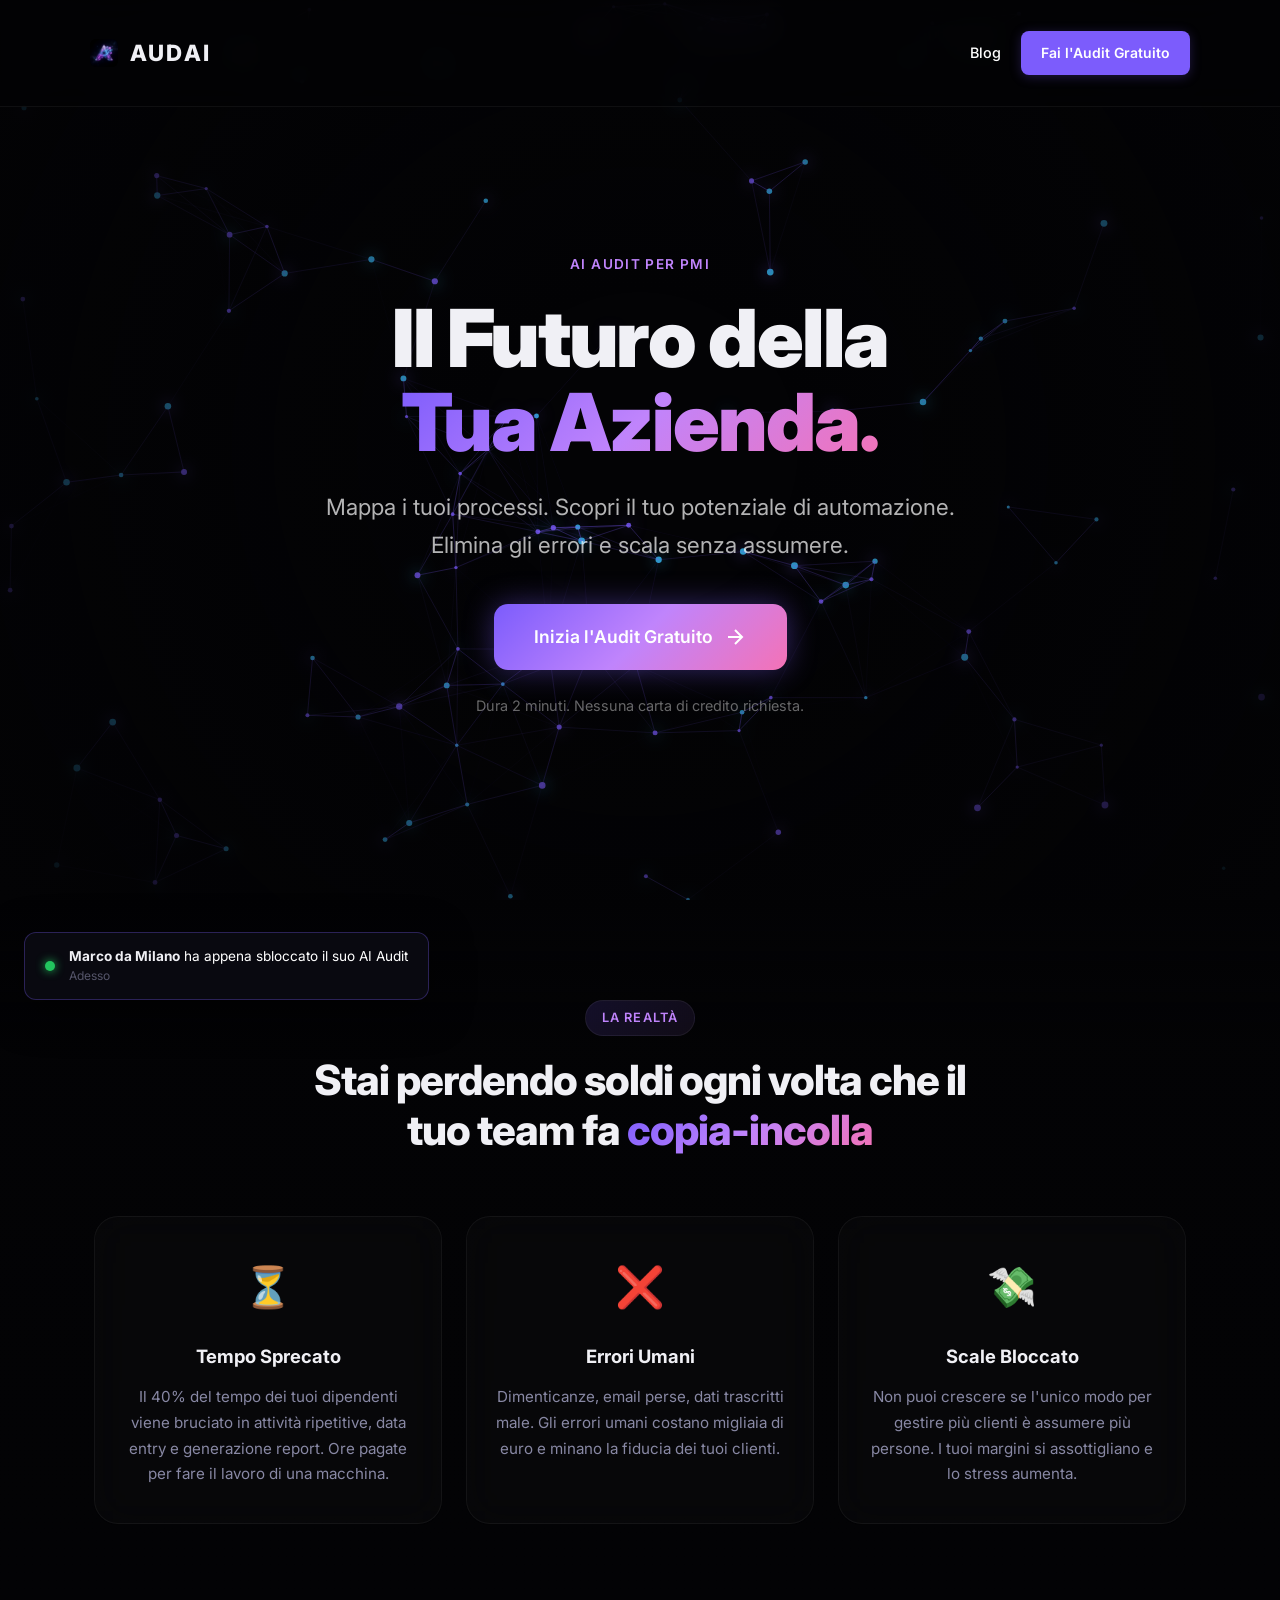
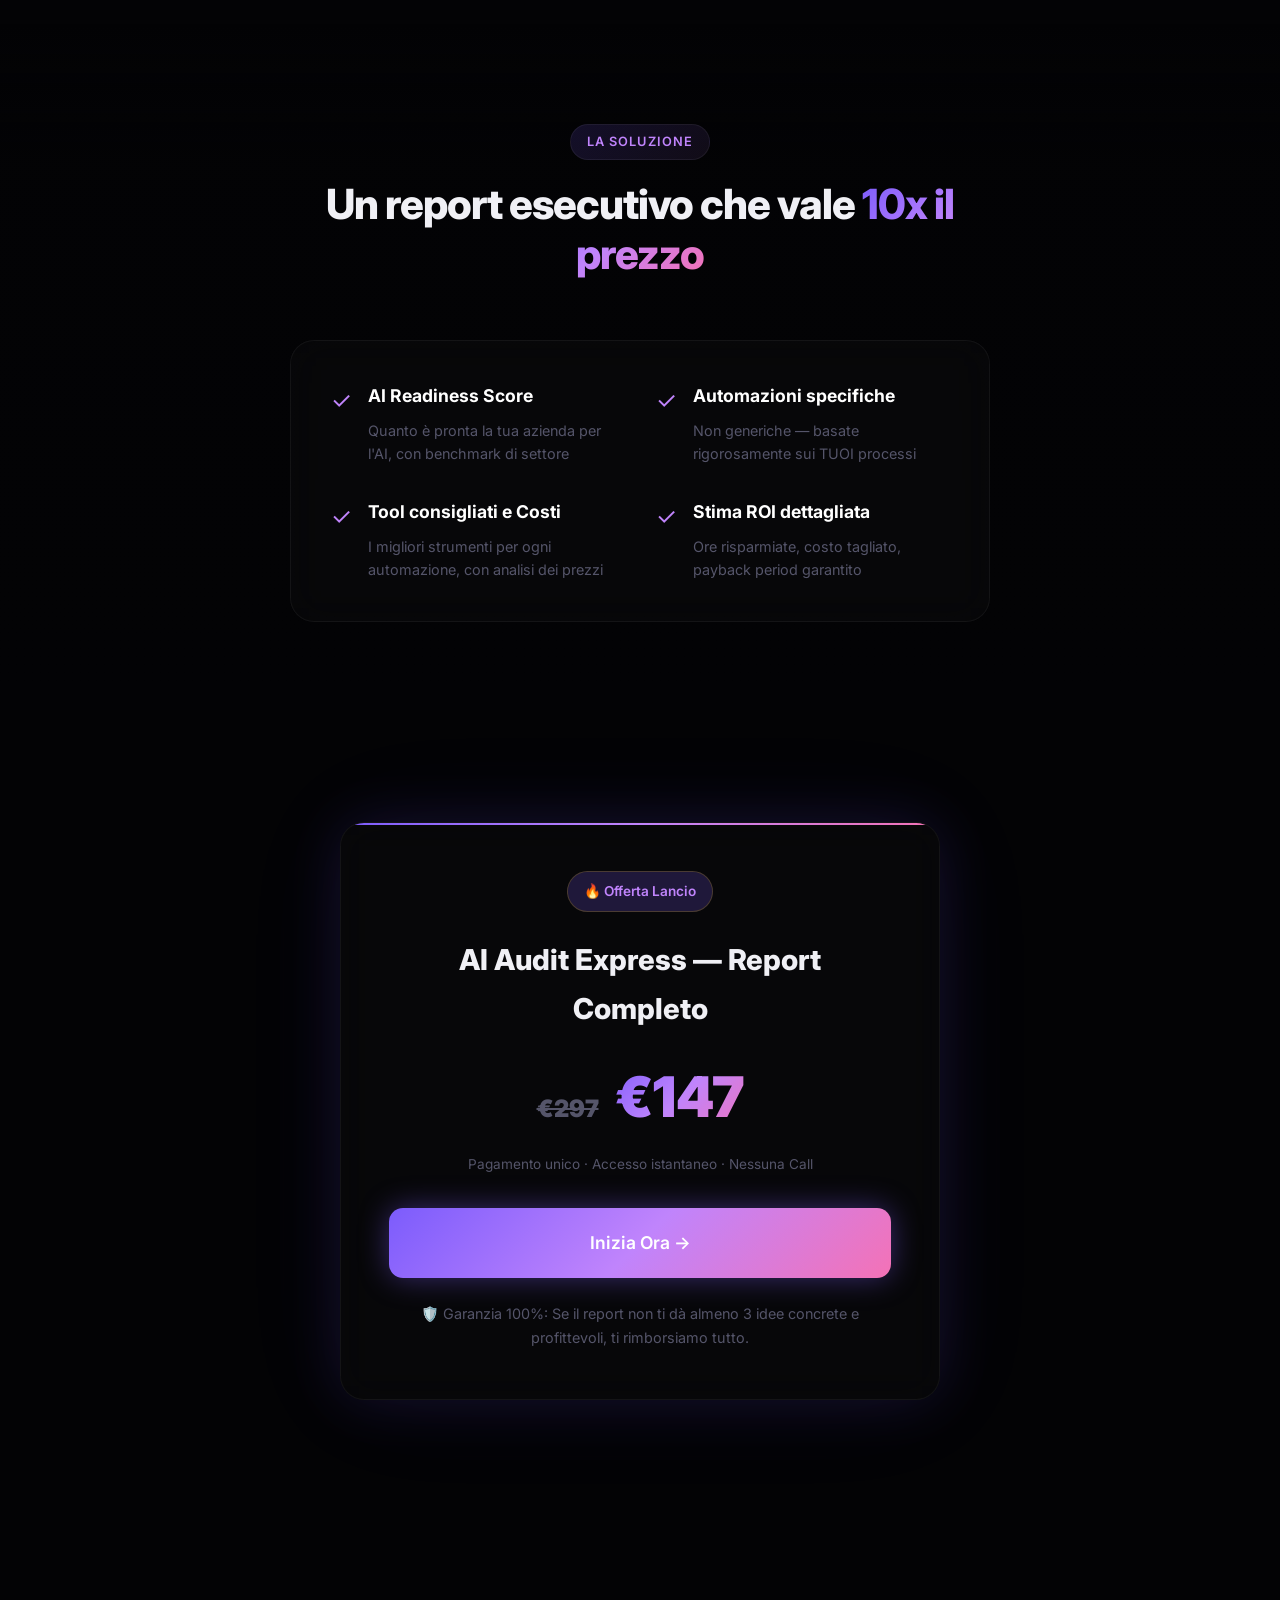
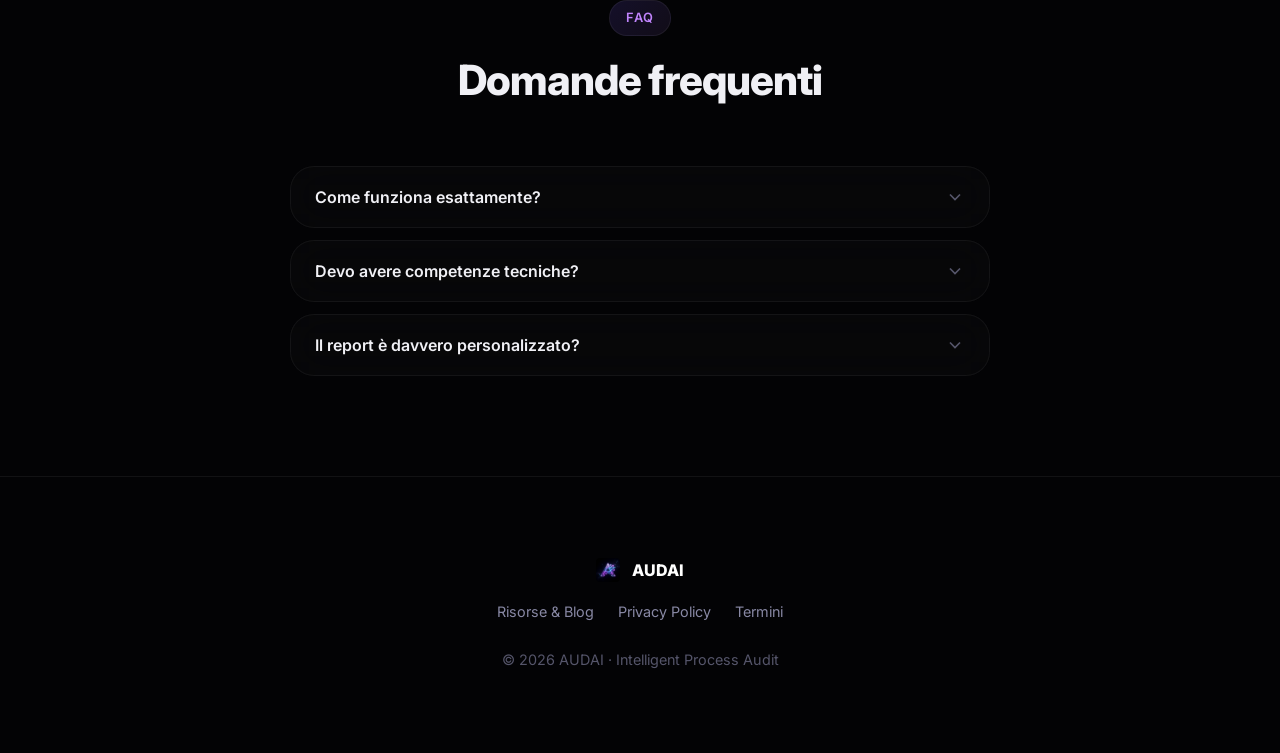
<file: index.html>
<!DOCTYPE html>
<html lang="it">
<head>
    <meta charset="UTF-8">
    <meta name="viewport" content="width=device-width, initial-scale=1.0">
    <title>AUDAI — Intelligent Process Audit</title>
    <meta name="description" content="Scopri come l'AI può farti risparmiare 20+ ore a settimana. Esegui l'audit e ricevi il tuo piano d'azione.">
    <link rel="icon" href="logo.png">
    
    <link rel="preconnect" href="https://fonts.googleapis.com">
    <link rel="preconnect" href="https://fonts.gstatic.com" crossorigin>
    <link href="https://fonts.googleapis.com/css2?family=Inter:wght@300;400;500;600;700;800;900&display=swap" rel="stylesheet">
    <link rel="stylesheet" href="styles.css?v=2">

    <style>
        /* Landing Page 3D Canvas Background */
        body {
            margin: 0;
            overflow-x: hidden;
            background-color: #030305;
        }

        #canvas-container {
            position: fixed;
            top: 0;
            left: 0;
            width: 100vw;
            height: 100vh;
            z-index: 0;
            pointer-events: none; /* Let clicks pass to the UI */
        }
        
        #canvas-container::after {
            content: '';
            position: absolute;
            inset: 0;
            background: radial-gradient(circle at 50% 50%, transparent 20%, #030305 100%);
            pointer-events: none;
        }

        .main-content {
            position: relative;
            z-index: 10;
            min-height: 100vh;
            display: flex;
            flex-direction: column;
        }

        .navbar {
            background: rgba(3, 3, 5, 0.7) !important;
            border-bottom: 1px solid rgba(255,255,255,0.05);
            backdrop-filter: blur(16px);
            -webkit-backdrop-filter: blur(16px);
        }

        .nav-logo {
            display: flex;
            align-items: center;
            gap: 12px;
            font-weight: 800;
            letter-spacing: 0.1em;
            font-size: 1.4rem;
        }

        .nav-logo img {
            width: 40px;
            height: 40px;
            border-radius: 8px;
        }

        .hero {
            padding: 18vh 20px 10vh;
            text-align: center;
        }

        .hero-content {
            max-width: 900px;
            margin: 0 auto;
        }

        .hero-title {
            font-size: 5rem;
            font-weight: 900;
            line-height: 1.05;
            margin-bottom: 24px;
            letter-spacing: -0.02em;
        }

        .hero-desc {
            font-size: 1.4rem;
            color: rgba(255,255,255,0.7);
            margin: 0 auto 40px;
            max-width: 650px;
            font-weight: 400;
        }

        .btn-glow {
            box-shadow: 0 0 30px rgba(124, 92, 252, 0.4);
            transition: all 0.3s cubic-bezier(0.4, 0, 0.2, 1);
            transform-origin: center;
        }

        .btn-glow:hover {
            box-shadow: 0 0 60px rgba(124, 92, 252, 0.7);
            transform: scale(1.02) translateY(-2px);
        }

        /* Restored Sections Styles */
        .glass-card {
            background: rgba(255,255,255,0.02);
            border: 1px solid rgba(255,255,255,0.05);
            backdrop-filter: blur(20px);
            -webkit-backdrop-filter: blur(20px);
            border-radius: 24px;
        }

        .section {
            position: relative;
            z-index: 10;
            padding: 100px 0;
            background: linear-gradient(to bottom, transparent, rgba(3,3,5,0.95) 20%, #030305);
        }

        .section-pricing, .section-faq, .section-final-cta, .footer {
            background: #030305;
        }

        @media (max-width: 768px) {
            .hero-title { font-size: 3.2rem; }
            .hero-desc { font-size: 1.1rem; }
            .hero { padding-top: 15vh; }
        }
    </style>
</head>
<body>

    <!-- Premium Neural Network Canvas Background -->
    <div id="canvas-container">
        <canvas id="neural-net"></canvas>
    </div>

    <!-- Main Content Flow -->
    <div class="main-content">
        <!-- Navbar -->
        <nav class="navbar" id="navbar">
        <div class="nav-container" style="display: flex; justify-content: space-between; align-items: center; padding: 15px 20px;">
            <div class="nav-logo">
                <img src="logo.png" alt="AUDAI Logo" style="width: 28px; height: 28px; border-radius: 6px;">
                <span>AUDAI</span>
            </div>
            <div style="display: flex; gap: 20px; align-items: center;">
                <a href="blog/index.html" style="font-size: 0.9rem; color: #fff; font-weight: 500; text-decoration: none;">Blog</a>
                <a href="audit.html" class="nav-cta" style="padding: 10px 20px; background: #7c5cfc; color: white; border-radius: 8px; text-decoration: none; font-weight: 600;">Fai l'Audit Gratuito</a>
            </div>
        </div>
    </nav>

        <!-- Hero -->
        <main class="hero">
            <div class="container hero-content">
                <div class="hero-micro" style="color: var(--accent-2); font-weight: 600; letter-spacing: 0.1em; margin-bottom: 20px;">AI AUDIT PER PMI</div>
                <h1 class="hero-title">
                    Il Futuro della<br>
                    <span class="gradient-text">Tua Azienda.</span>
                </h1>
                <p class="hero-desc">
                    Mappa i tuoi processi. Scopri il tuo potenziale di automazione. Elimina gli errori e scala senza assumere.
                </p>
                <div class="hero-ctas" style="display:flex; justify-content:center; gap:20px; align-items:center;">
                    <a href="audit.html" class="btn btn-primary btn-xl btn-glow" style="padding: 18px 40px; font-size: 1.1rem;">
                        <span>Inizia l'Audit Gratuito</span>
                        <svg width="24" height="24" viewBox="0 0 24 24" fill="none" stroke="currentColor" stroke-width="2"><path d="M5 12h14M12 5l7 7-7 7"/></svg>
                    </a>
                </div>
                <p style="margin-top: 24px; color: rgba(255,255,255,0.4); font-size: 0.9rem;">Dura 2 minuti. Nessuna carta di credito richiesta.</p>
            </div>
        </main>

        <!-- The Problem -->
        <section class="section" id="problema">
            <div class="container">
                <div class="section-header animate-on-scroll">
                    <span class="section-tag">La Realtà</span>
                    <h2 class="section-title">Stai perdendo soldi ogni volta che il tuo team fa <span class="gradient-text">copia-incolla</span></h2>
                </div>
                <div class="problem-grid animate-on-scroll">
                    <div class="problem-card glass-card">
                        <div class="problem-icon">⏳</div>
                        <h3>Tempo Sprecato</h3>
                        <p>Il 40% del tempo dei tuoi dipendenti viene bruciato in attività ripetitive, data entry e generazione report. Ore pagate per fare il lavoro di una macchina.</p>
                    </div>
                    <div class="problem-card glass-card">
                        <div class="problem-icon">❌</div>
                        <h3>Errori Umani</h3>
                        <p>Dimenticanze, email perse, dati trascritti male. Gli errori umani costano migliaia di euro e minano la fiducia dei tuoi clienti.</p>
                    </div>
                    <div class="problem-card glass-card">
                        <div class="problem-icon">💸</div>
                        <h3>Scale Bloccato</h3>
                        <p>Non puoi crescere se l'unico modo per gestire più clienti è assumere più persone. I tuoi margini si assottigliano e lo stress aumenta.</p>
                    </div>
                </div>
            </div>
        </section>

        <!-- What's in the Report -->
        <section class="section section-included" id="cosa-include">
            <div class="container">
                <div class="section-header animate-on-scroll">
                    <span class="section-tag">La Soluzione</span>
                    <h2 class="section-title">Un report esecutivo che vale <span class="gradient-text">10x il prezzo</span></h2>
                </div>
                <div class="included-wrapper animate-on-scroll">
                    <div class="included-card glass-card" style="padding: 40px;">
                        <ul class="included-list" style="display: grid; grid-template-columns: repeat(auto-fit, minmax(250px, 1fr)); gap: 32px;">
                            <li style="display: flex; gap: 16px;"><span style="color:var(--accent-2); font-size: 1.5rem;">✓</span><div><strong style="font-size: 1.1rem; color: white;">AI Readiness Score</strong><p style="color: var(--text-muted); margin-top: 8px;">Quanto è pronta la tua azienda per l'AI, con benchmark di settore</p></div></li>
                            <li style="display: flex; gap: 16px;"><span style="color:var(--accent-2); font-size: 1.5rem;">✓</span><div><strong style="font-size: 1.1rem; color: white;">Automazioni specifiche</strong><p style="color: var(--text-muted); margin-top: 8px;">Non generiche — basate rigorosamente sui TUOI processi</p></div></li>
                            <li style="display: flex; gap: 16px;"><span style="color:var(--accent-2); font-size: 1.5rem;">✓</span><div><strong style="font-size: 1.1rem; color: white;">Tool consigliati e Costi</strong><p style="color: var(--text-muted); margin-top: 8px;">I migliori strumenti per ogni automazione, con analisi dei prezzi</p></div></li>
                            <li style="display: flex; gap: 16px;"><span style="color:var(--accent-2); font-size: 1.5rem;">✓</span><div><strong style="font-size: 1.1rem; color: white;">Stima ROI dettagliata</strong><p style="color: var(--text-muted); margin-top: 8px;">Ore risparmiate, costo tagliato, payback period garantito</p></div></li>
                        </ul>
                    </div>
                </div>
            </div>
        </section>

        <!-- Pricing Reminder -->
        <section class="section section-pricing" id="prezzo">
            <div class="container">
                <div class="pricing-card glass-card animate-on-scroll" style="max-width: 600px; margin: 0 auto; text-align: center; padding: 48px;">
                    <div class="pricing-badge" style="display:inline-block; padding:8px 16px; background:rgba(124,92,252,0.2); color:var(--accent-2); border-radius:100px; font-weight:600; margin-bottom: 24px;">🔥 Offerta Lancio</div>
                    <div class="pricing-header">
                        <h3 style="font-size: 1.8rem; margin-bottom: 16px;">AI Audit Express — Report Completo</h3>
                        <div class="pricing-amount" style="font-size: 3rem; font-weight: 900; margin-bottom: 8px;">
                            <span class="pricing-old" style="text-decoration: line-through; color: var(--text-muted); font-size: 1.5rem;">€297</span>
                            <span class="pricing-current gradient-text">€147</span>
                        </div>
                        <p class="pricing-note" style="color: var(--text-muted); margin-bottom: 32px;">Pagamento unico · Accesso istantaneo · Nessuna Call</p>
                    </div>
                    <a href="audit.html" class="btn btn-primary btn-xl btn-glow" style="width: 100%; justify-content: center;">
                        <span>Inizia Ora →</span>
                    </a>
                    <p class="pricing-guarantee" style="margin-top: 24px; color: var(--text-muted); font-size: 0.9rem;">🛡️ Garanzia 100%: Se il report non ti dà almeno 3 idee concrete e profittevoli, ti rimborsiamo tutto.</p>
                </div>
            </div>
        </section>

        <!-- FAQ -->
        <section class="section section-faq" id="faq">
            <div class="container">
                <div class="section-header animate-on-scroll">
                    <span class="section-tag">FAQ</span>
                    <h2 class="section-title">Domande frequenti</h2>
                </div>
                <div class="faq-list animate-on-scroll">
                    <div class="faq-item glass-card" id="faq-1">
                        <button class="faq-question" aria-expanded="false"><span>Come funziona esattamente?</span><svg class="faq-chevron" width="20" height="20" viewBox="0 0 24 24" fill="none" stroke="currentColor" stroke-width="2"><polyline points="6 9 12 15 18 9"/></svg></button>
                        <div class="faq-answer"><p>Rispondi a 5 domande sulla tua azienda (2 minuti). Il nostro sistema analizza il tuo profilo e genera un report personalizzato con automazioni AI. Ricevi tutto istantaneamente dopo il pagamento.</p></div>
                    </div>
                    <div class="faq-item glass-card" id="faq-2">
                        <button class="faq-question" aria-expanded="false"><span>Devo avere competenze tecniche?</span><svg class="faq-chevron" width="20" height="20" viewBox="0 0 24 24" fill="none" stroke="currentColor" stroke-width="2"><polyline points="6 9 12 15 18 9"/></svg></button>
                        <div class="faq-answer"><p>Assolutamente no. Le automazioni proposte usano strumenti no-code. Il report include guide pratiche step-by-step comprensibili da chiunque.</p></div>
                    </div>
                    <div class="faq-item glass-card" id="faq-3">
                        <button class="faq-question" aria-expanded="false"><span>Il report è davvero personalizzato?</span><svg class="faq-chevron" width="20" height="20" viewBox="0 0 24 24" fill="none" stroke="currentColor" stroke-width="2"><polyline points="6 9 12 15 18 9"/></svg></button>
                        <div class="faq-answer"><p>Sì. Viene generato dinamicamente in base alle tue risposte (settore, dimensione team, processi manuali, ecc.).</p></div>
                    </div>
                </div>
            </div>
        </section>

        <!-- Footer -->
        <footer class="footer">
            <div class="container">
                <div class="footer-content" style="display: flex; flex-direction: column; align-items: center; gap: 16px; padding: 40px 0;">
                    <div class="footer-brand" style="display: flex; align-items: center; gap: 12px; font-weight: 800; color: white;">
                        <img src="logo.png" alt="AUDAI" style="width: 24px; height: 24px; border-radius: 4px;">
                        <span>AUDAI</span>
                    </div>
                    <div style="display: flex; gap: 24px; margin-bottom: 8px;">
                        <a href="blog/index.html" style="color: var(--text-secondary); text-decoration: none; font-size: 0.9rem;">Risorse & Blog</a>
                        <a href="#" style="color: var(--text-secondary); text-decoration: none; font-size: 0.9rem;">Privacy Policy</a>
                        <a href="#" style="color: var(--text-secondary); text-decoration: none; font-size: 0.9rem;">Termini</a>
                    </div>
                    <p class="footer-copy" style="color: var(--text-muted); font-size: 0.9rem;">© 2026 AUDAI · Intelligent Process Audit</p>
                </div>
            </div>
        </footer>
    </div>

    <!-- Social Proof Toast -->
    <div id="social-proof-toast" style="position: fixed; bottom: -100px; left: 24px; background: rgba(10,10,18,0.9); backdrop-filter: blur(10px); border: 1px solid rgba(124,92,252,0.3); border-radius: 12px; padding: 14px 20px; display: flex; align-items: center; gap: 14px; box-shadow: 0 10px 40px rgba(0,0,0,0.6); z-index: 1000; transition: bottom 0.6s cubic-bezier(0.34, 1.56, 0.64, 1); pointer-events: none;">
        <div style="width: 10px; height: 10px; background: #22c55e; border-radius: 50%; box-shadow: 0 0 10px #22c55e; flex-shrink: 0;"></div>
        <div style="font-size: 0.85rem; color: #fff; line-height: 1.4;">
            <strong id="sp-name" style="color: var(--text-primary);">Marco da Milano</strong> ha appena sbloccato il suo AI Audit
            <div style="color: var(--text-muted); font-size: 0.75rem; margin-top: 2px;" id="sp-time">Adesso</div>
        </div>
    </div>

    <!-- PRO 3D Canvas Neural Network Script -->
    <script>
        const canvas = document.getElementById('neural-net');
        const ctx = canvas.getContext('2d');
        
        let width, height;
        let particles = [];
        
        // Configuration
        const config = {
            particleCount: window.innerWidth < 768 ? 60 : 120,
            baseRadius: 1.5,
            connectionDistance: 130,
            colorBase: 'rgba(124, 92, 252, ', // Purple
            colorAlt: 'rgba(56, 189, 248, ', // Blue
            speed: 0.4
        };

        let mouse = { x: null, y: null, radius: 180 };

        function resize() {
            width = canvas.width = window.innerWidth;
            height = canvas.height = window.innerHeight;
        }

        window.addEventListener('resize', () => {
            resize();
            initParticles();
        });

        window.addEventListener('mousemove', (e) => {
            mouse.x = e.x;
            mouse.y = e.y;
        });

        window.addEventListener('mouseout', () => {
            mouse.x = null;
            mouse.y = null;
        });

        class Particle {
            constructor() {
                this.x = Math.random() * width;
                this.y = Math.random() * height;
                this.vx = (Math.random() - 0.5) * config.speed;
                this.vy = (Math.random() - 0.5) * config.speed;
                this.radius = Math.random() * 2 + config.baseRadius;
                this.color = Math.random() > 0.5 ? config.colorBase : config.colorAlt;
            }

            update() {
                this.x += this.vx;
                this.y += this.vy;

                // Bounce off edges
                if (this.x < 0 || this.x > width) this.vx = -this.vx;
                if (this.y < 0 || this.y > height) this.vy = -this.vy;

                // Mouse interaction
                if (mouse.x != null) {
                    let dx = mouse.x - this.x;
                    let dy = mouse.y - this.y;
                    let distance = Math.sqrt(dx * dx + dy * dy);
                    if (distance < mouse.radius) {
                        const forceDirectionX = dx / distance;
                        const forceDirectionY = dy / distance;
                        const maxDistance = mouse.radius;
                        const force = (maxDistance - distance) / maxDistance;
                        const directionX = forceDirectionX * force * 1.5;
                        const directionY = forceDirectionY * force * 1.5;
                        this.x -= directionX;
                        this.y -= directionY;
                    }
                }
            }

            draw() {
                ctx.beginPath();
                ctx.arc(this.x, this.y, this.radius, 0, Math.PI * 2);
                ctx.fillStyle = this.color + '0.8)';
                ctx.fill();
                
                // Glow
                ctx.shadowBlur = 15;
                ctx.shadowColor = this.color + '1)';
            }
        }

        function initParticles() {
            particles = [];
            for (let i = 0; i < config.particleCount; i++) {
                particles.push(new Particle());
            }
        }

        function connectParticles() {
            for (let a = 0; a < particles.length; a++) {
                for (let b = a; b < particles.length; b++) {
                    let dx = particles[a].x - particles[b].x;
                    let dy = particles[a].y - particles[b].y;
                    let distance = Math.sqrt(dx * dx + dy * dy);

                    if (distance < config.connectionDistance) {
                        let opacity = 1 - (distance / config.connectionDistance);
                        ctx.beginPath();
                        ctx.strokeStyle = `rgba(124, 92, 252, ${opacity * 0.4})`;
                        ctx.lineWidth = 1;
                        ctx.moveTo(particles[a].x, particles[a].y);
                        ctx.lineTo(particles[b].x, particles[b].y);
                        ctx.stroke();
                        ctx.shadowBlur = 0; // Reset shadow for lines
                    }
                }
            }
        }

        function animate() {
            requestAnimationFrame(animate);
            ctx.clearRect(0, 0, width, height);

            particles.forEach(p => {
                p.update();
                p.draw();
            });
            connectParticles();
        }

        // Init
        resize();
        initParticles();
        animate();

        // Scroll Animations
        const observerOptions = { root: null, rootMargin: '0px 0px -50px 0px', threshold: 0.1 };
        const observer = new IntersectionObserver((entries) => {
            entries.forEach(entry => {
                if (entry.isIntersecting) {
                    entry.target.classList.add('is-visible');
                    observer.unobserve(entry.target);
                }
            });
        }, observerOptions);
        document.querySelectorAll('.animate-on-scroll').forEach(el => observer.observe(el));

        // FAQ Toggle
        document.querySelectorAll('.faq-question').forEach(btn => {
            btn.addEventListener('click', () => {
                const item = btn.closest('.faq-item');
                const wasActive = item.classList.contains('active');
                document.querySelectorAll('.faq-item').forEach(f => {
                    f.classList.remove('active');
                    f.querySelector('.faq-question').setAttribute('aria-expanded', 'false');
                });
                if (!wasActive) {
                    item.classList.add('active');
                    btn.setAttribute('aria-expanded', 'true');
                }
            });
        });

        // Social Proof Toast Logic
        const names = ['Marco da Milano', 'Luca da Roma', 'Giulia da Torino', 'Alessandro da Bologna', 'Chiara da Firenze', 'Matteo da Napoli'];
        const times = ['Adesso', '1 minuto fa', '3 minuti fa'];
        
        function showToast() {
            const toast = document.getElementById('social-proof-toast');
            document.getElementById('sp-name').textContent = names[Math.floor(Math.random() * names.length)];
            document.getElementById('sp-time').textContent = times[Math.floor(Math.random() * times.length)];
            
            toast.style.bottom = '24px';
            setTimeout(() => { toast.style.bottom = '-100px'; }, 4000);
            
            // Re-trigger random
            setTimeout(showToast, 12000 + Math.random() * 15000);
        }
        
        // Start after 5s
        setTimeout(showToast, 5000);
    </script>
</body>
</html>
</file>
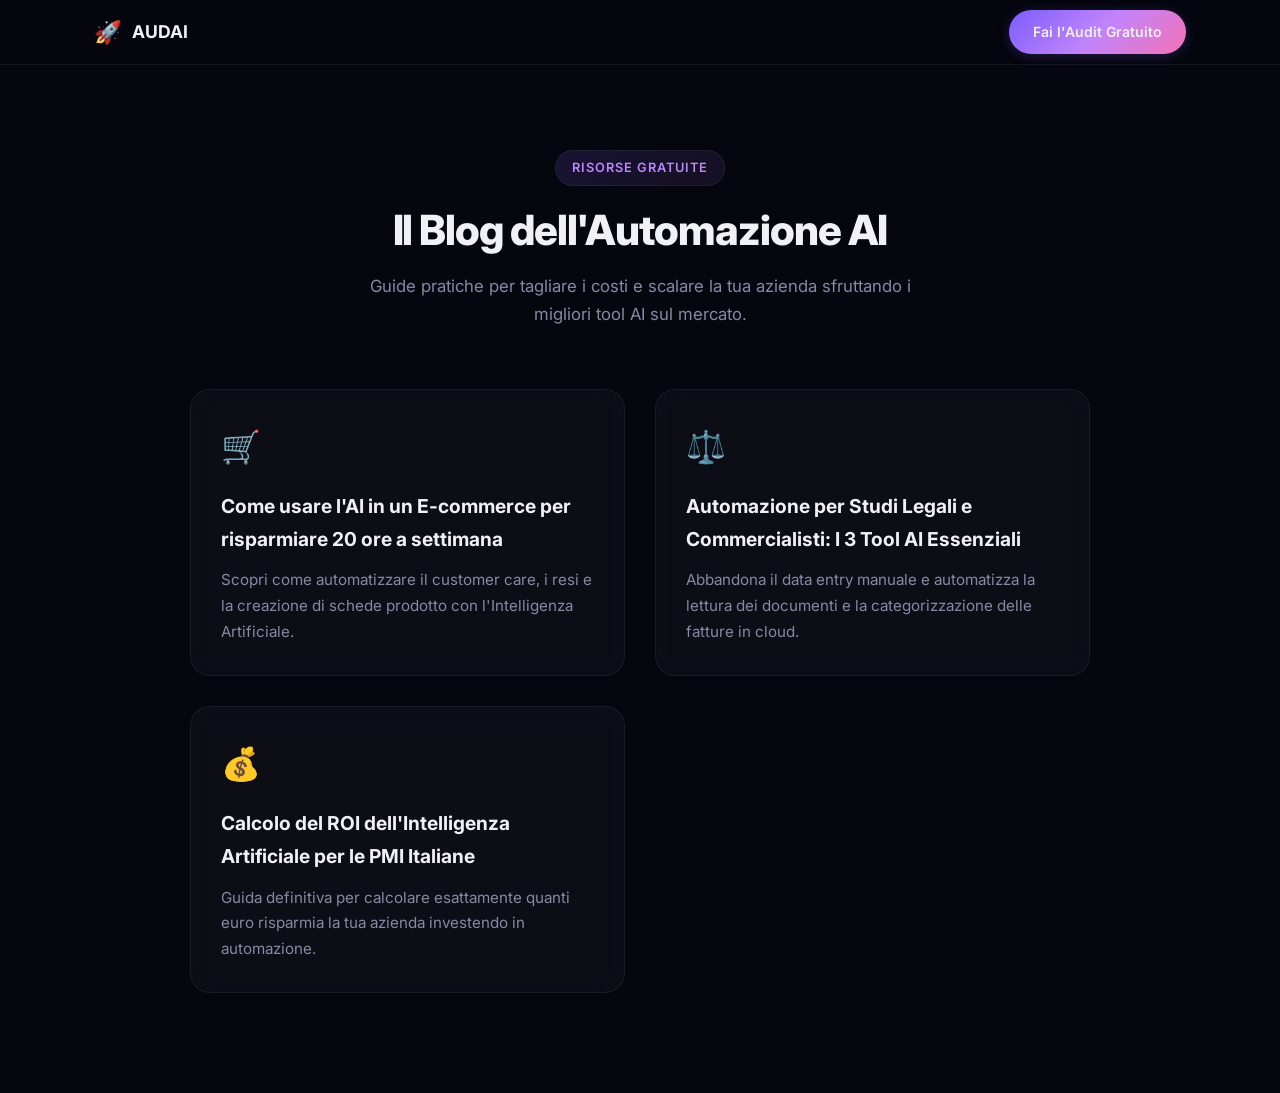
<file: blog/index.html>
<!DOCTYPE html>
<html lang="it">
<head>
    <meta charset="UTF-8">
    <meta name="viewport" content="width=device-width, initial-scale=1.0">
    <title>Blog AUDAI - Automazione e Intelligenza Artificiale per PMI</title>
    <meta name="description" content="Guide, strategie e framework per implementare l'Intelligenza Artificiale nelle PMI italiane. Scopri come risparmiare ore di lavoro ogni settimana.">
    <link rel="preconnect" href="https://fonts.googleapis.com">
    <link rel="preconnect" href="https://fonts.gstatic.com" crossorigin>
    <link href="https://fonts.googleapis.com/css2?family=Inter:wght@300;400;500;600;700;800&display=swap" rel="stylesheet">
    <link rel="stylesheet" href="../styles.css">
</head>
<body>

    <nav class="navbar scrolled">
        <div class="nav-container">
            <a href="../index.html" class="nav-logo">
                <span class="logo-icon">🚀</span>
                AUDAI
            </a>
            <a href="../audit.html" class="nav-cta">Fai l'Audit Gratuito</a>
        </div>
    </nav>

    <section class="section" style="padding-top: 150px; min-height: 100vh;">
        <div class="container">
            <div class="section-header">
                <div class="section-tag">Risorse Gratuite</div>
                <h1 class="section-title">Il Blog dell'Automazione AI</h1>
                <p class="section-desc">Guide pratiche per tagliare i costi e scalare la tua azienda sfruttando i migliori tool AI sul mercato.</p>
            </div>

            <div class="blog-grid" style="display: grid; grid-template-columns: repeat(auto-fit, minmax(300px, 1fr)); gap: 30px; max-width: 900px; margin: 0 auto;">
                
                <a href="automazione-ecommerce.html" class="glass-card" style="display: block; padding: 30px; text-decoration: none; color: inherit;">
                    <div style="font-size: 2rem; margin-bottom: 16px;">🛒</div>
                    <h3 style="font-size: 1.2rem; font-weight: 700; margin-bottom: 12px; color: var(--text-primary);">Come usare l'AI in un E-commerce per risparmiare 20 ore a settimana</h3>
                    <p style="color: var(--text-secondary); font-size: 0.95rem;">Scopri come automatizzare il customer care, i resi e la creazione di schede prodotto con l'Intelligenza Artificiale.</p>
                </a>

                <a href="ai-studi-legali.html" class="glass-card" style="display: block; padding: 30px; text-decoration: none; color: inherit;">
                    <div style="font-size: 2rem; margin-bottom: 16px;">⚖️</div>
                    <h3 style="font-size: 1.2rem; font-weight: 700; margin-bottom: 12px; color: var(--text-primary);">Automazione per Studi Legali e Commercialisti: I 3 Tool AI Essenziali</h3>
                    <p style="color: var(--text-secondary); font-size: 0.95rem;">Abbandona il data entry manuale e automatizza la lettura dei documenti e la categorizzazione delle fatture in cloud.</p>
                </a>

                <a href="roi-intelligenza-artificiale.html" class="glass-card" style="display: block; padding: 30px; text-decoration: none; color: inherit;">
                    <div style="font-size: 2rem; margin-bottom: 16px;">💰</div>
                    <h3 style="font-size: 1.2rem; font-weight: 700; margin-bottom: 12px; color: var(--text-primary);">Calcolo del ROI dell'Intelligenza Artificiale per le PMI Italiane</h3>
                    <p style="color: var(--text-secondary); font-size: 0.95rem;">Guida definitiva per calcolare esattamente quanti euro risparmia la tua azienda investendo in automazione.</p>
                </a>

            </div>
        </div>
    </section>

</body>
</html>
</file>
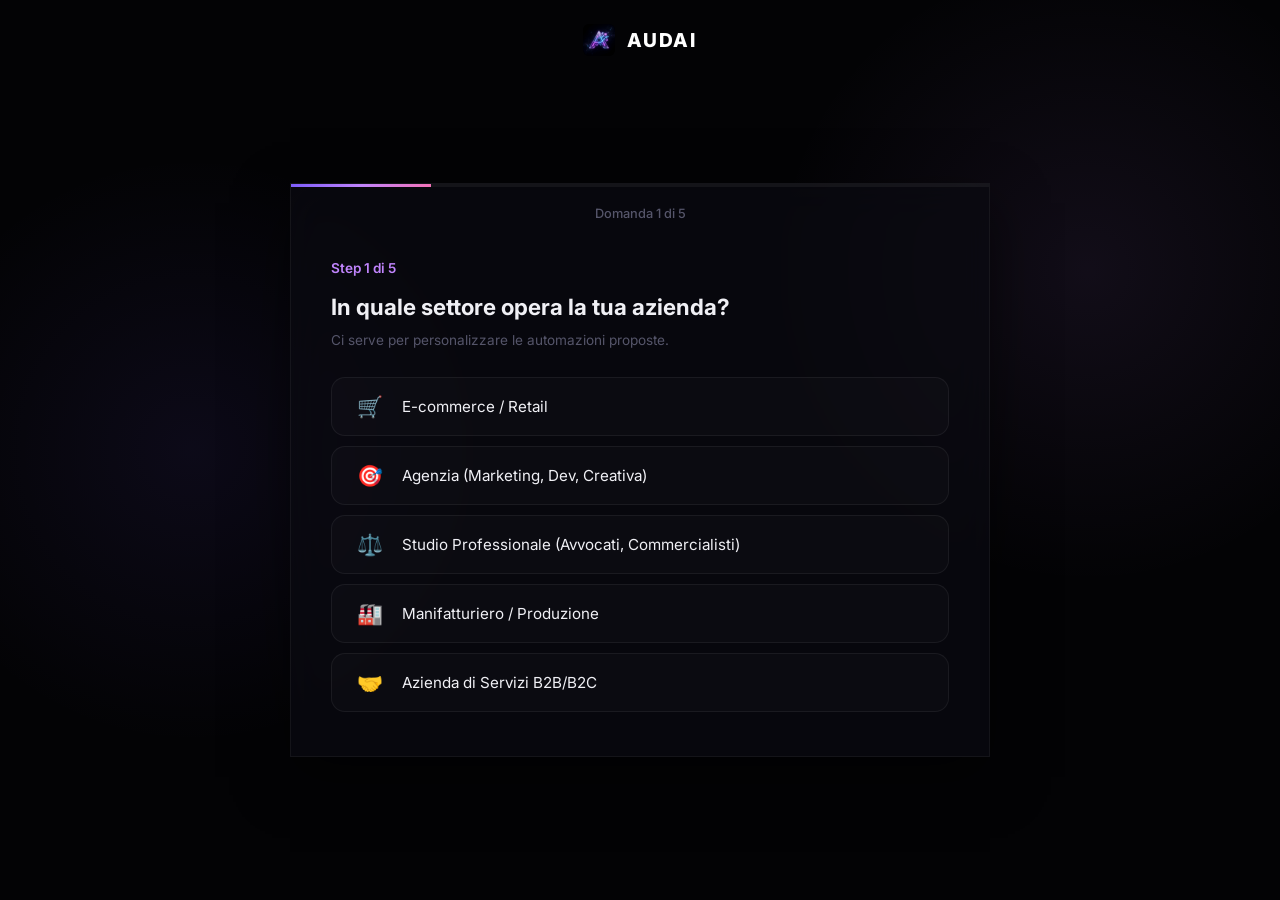
<file: audit.html>
<!DOCTYPE html>
<html lang="it">
<head>
    <meta charset="UTF-8">
    <meta name="viewport" content="width=device-width, initial-scale=1.0">
    <title>AUDAI — Esecuzione Audit</title>
    <meta name="robots" content="noindex, nofollow">
    <link rel="icon" href="logo.png">
    
    <link rel="preconnect" href="https://fonts.googleapis.com">
    <link rel="preconnect" href="https://fonts.gstatic.com" crossorigin>
    <link href="https://fonts.googleapis.com/css2?family=Inter:wght@300;400;500;600;700;800;900&display=swap" rel="stylesheet">
    <link rel="stylesheet" href="styles.css?v=2">
    <script src="https://js.stripe.com/v3/"></script>

    <style>
        body {
            background-color: #030305;
            display: flex;
            align-items: center;
            justify-content: center;
            min-height: 100vh;
            margin: 0;
            background-image: 
                radial-gradient(circle at 15% 50%, rgba(124, 92, 252, 0.08), transparent 25%),
                radial-gradient(circle at 85% 30%, rgba(192, 132, 252, 0.08), transparent 25%);
        }
        
        .audit-header {
            position: fixed;
            top: 0;
            left: 0;
            width: 100%;
            padding: 24px;
            display: flex;
            justify-content: center;
            z-index: 10;
        }

        .nav-logo {
            display: flex;
            align-items: center;
            gap: 12px;
            font-weight: 800;
            letter-spacing: 0.1em;
            font-size: 1.2rem;
            color: #fff;
            text-decoration: none;
        }

        .nav-logo img {
            width: 32px;
            height: 32px;
            border-radius: 6px;
        }

        .section-quiz {
            width: 100%;
            padding: 0 20px;
            background: transparent;
        }

        .quiz-wrapper {
            background: rgba(10, 10, 18, 0.7);
            backdrop-filter: blur(20px);
            -webkit-backdrop-filter: blur(20px);
            border: 1px solid rgba(255,255,255,0.05);
            box-shadow: 0 20px 50px rgba(0,0,0,0.5);
            max-width: 700px;
            margin: 80px auto 40px;
        }
    </style>
</head>
<body>

    <header class="audit-header">
        <a href="index.html" class="nav-logo">
            <img src="logo.png" alt="AUDAI Logo">
            <span>AUDAI</span>
        </a>
    </header>

    <section class="section-quiz" id="quiz-container">
        <div class="card quiz-wrapper">
            <div class="quiz-progress">
                <div class="quiz-progress-bar" id="quiz-progress-bar"></div>
            </div>
            <div class="quiz-progress-text" id="quiz-progress-text">Domanda 1 di 5</div>

            <!-- Q1: Settore -->
            <div class="quiz-step active" data-step="1">
                <div class="quiz-step-tag">Step 1 di 5</div>
                <h3 class="quiz-question">In quale settore opera la tua azienda?</h3>
                <p class="quiz-hint">Ci serve per personalizzare le automazioni proposte.</p>
                
                <div class="quiz-options" data-name="sector">
                    <button class="quiz-option" data-value="ecommerce">
                        <span class="quiz-option-icon">🛒</span>
                        <span class="quiz-option-text">E-commerce / Retail</span>
                    </button>
                    <button class="quiz-option" data-value="agency">
                        <span class="quiz-option-icon">🎯</span>
                        <span class="quiz-option-text">Agenzia (Marketing, Dev, Creativa)</span>
                    </button>
                    <button class="quiz-option" data-value="professional">
                        <span class="quiz-option-icon">⚖️</span>
                        <span class="quiz-option-text">Studio Professionale (Avvocati, Commercialisti)</span>
                    </button>
                    <button class="quiz-option" data-value="manufacturing">
                        <span class="quiz-option-icon">🏭</span>
                        <span class="quiz-option-text">Manifatturiero / Produzione</span>
                    </button>
                    <button class="quiz-option" data-value="services">
                        <span class="quiz-option-icon">🤝</span>
                        <span class="quiz-option-text">Azienda di Servizi B2B/B2C</span>
                    </button>
                </div>
            </div>

            <!-- Q2: Dipendenti -->
            <div class="quiz-step" data-step="2">
                <div class="quiz-step-tag">Step 2 di 5</div>
                <h3 class="quiz-question">Dimensione del team?</h3>
                <p class="quiz-hint">Più persone ci sono, più processi si possono automatizzare.</p>
                
                <div class="quiz-options" data-name="teamSize">
                    <button class="quiz-option" data-value="micro">
                        <span class="quiz-option-icon">👤</span>
                        <span class="quiz-option-text">1-5 dipendenti</span>
                    </button>
                    <button class="quiz-option" data-value="small">
                        <span class="quiz-option-icon">👥</span>
                        <span class="quiz-option-text">6-20 dipendenti</span>
                    </button>
                    <button class="quiz-option" data-value="medium">
                        <span class="quiz-option-icon">🏢</span>
                        <span class="quiz-option-text">21-50 dipendenti</span>
                    </button>
                    <button class="quiz-option" data-value="large">
                        <span class="quiz-option-icon">📈</span>
                        <span class="quiz-option-text">50+ dipendenti</span>
                    </button>
                </div>
            </div>

            <!-- Q3: Pain Points (Multi-select) -->
            <div class="quiz-step" data-step="3">
                <div class="quiz-step-tag">Step 3 di 5</div>
                <h3 class="quiz-question">Quali sono le attività che rubano più tempo oggi?</h3>
                <p class="quiz-hint">Seleziona tutte quelle applicabili.</p>
                
                <div class="quiz-options multi" data-name="painPoints">
                    <button class="quiz-option" data-value="customer_support">
                        <span class="quiz-option-icon">💬</span>
                        <span class="quiz-option-text">Rispondere alle stesse domande dei clienti</span>
                    </button>
                    <button class="quiz-option" data-value="data_entry">
                        <span class="quiz-option-icon">📝</span>
                        <span class="quiz-option-text">Copia-incolla di dati tra software diversi</span>
                    </button>
                    <button class="quiz-option" data-value="reporting">
                        <span class="quiz-option-icon">📊</span>
                        <span class="quiz-option-text">Creazione report e analisi dati Excel</span>
                    </button>
                    <button class="quiz-option" data-value="content">
                        <span class="quiz-option-icon">✍️</span>
                        <span class="quiz-option-text">Scrittura email, post social o descrizioni prodotti</span>
                    </button>
                    <button class="quiz-option" data-value="lead_management">
                        <span class="quiz-option-icon">🎯</span>
                        <span class="quiz-option-text">Qualificazione e follow-up dei nuovi contatti (Lead)</span>
                    </button>
                    <button class="quiz-option" data-value="invoicing">
                        <span class="quiz-option-icon">🧾</span>
                        <span class="quiz-option-text">Gestione fatture, solleciti e prima nota</span>
                    </button>
                </div>
                <button class="btn btn-primary quiz-next-btn" id="quiz-next-3" disabled>Continua →</button>
            </div>

            <!-- Q4: Ore perse -->
            <div class="quiz-step" data-step="4">
                <div class="quiz-step-tag">Step 4 di 5</div>
                <h3 class="quiz-question">Quante ore a settimana stimi vengano sprecate in queste attività?</h3>
                
                <div class="quiz-options" data-name="hoursWasted">
                    <button class="quiz-option" data-value="5">
                        <span class="quiz-option-icon">🤏</span>
                        <span class="quiz-option-text">Meno di 5 ore/settimana</span>
                    </button>
                    <button class="quiz-option" data-value="10">
                        <span class="quiz-option-icon">⏱️</span>
                        <span class="quiz-option-text">Circa 10 ore/settimana</span>
                    </button>
                    <button class="quiz-option" data-value="20">
                        <span class="quiz-option-icon">⏳</span>
                        <span class="quiz-option-text">Sulle 20 ore/settimana (Metà di uno stipendio)</span>
                    </button>
                    <button class="quiz-option" data-value="40">
                        <span class="quiz-option-icon">🚨</span>
                        <span class="quiz-option-text">Oltre 40 ore/settimana (Un dipendente intero)</span>
                    </button>
                </div>
            </div>

            <!-- Q5: AI Attuale -->
            <div class="quiz-step" data-step="5">
                <div class="quiz-step-tag">Step Finale</div>
                <h3 class="quiz-question">Utilizzate già l'Intelligenza Artificiale in azienda?</h3>
                
                <div class="quiz-options" data-name="aiExperience">
                    <button class="quiz-option" data-value="none">
                        <span class="quiz-option-icon">🌱</span>
                        <span class="quiz-option-text">No, mai usata</span>
                    </button>
                    <button class="quiz-option" data-value="basic">
                        <span class="quiz-option-icon">🤖</span>
                        <span class="quiz-option-text">Sì, usiamo ChatGPT ogni tanto per fare domande</span>
                    </button>
                    <button class="quiz-option" data-value="some">
                        <span class="quiz-option-icon">⚙️</span>
                        <span class="quiz-option-text">Abbiamo qualche automazione (es. Zapier/Make)</span>
                    </button>
                    <button class="quiz-option" data-value="advanced">
                        <span class="quiz-option-icon">🚀</span>
                        <span class="quiz-option-text">Uso intensivo: AI integrata nei nostri processi core</span>
                    </button>
                </div>
            </div>

            <!-- Analyzing Animation -->
            <div class="quiz-step" id="quiz-step-analyzing">
                <div class="analyzing-container">
                    <div class="analyzing-spinner"></div>
                    <h3 class="analyzing-title gradient-text">Elaborazione Dati in corso...</h3>
                    <div class="analyzing-steps">
                        <div class="analyzing-step" id="a-step-1"><span class="a-check">⏳</span> Mappatura dei processi...</div>
                        <div class="analyzing-step" id="a-step-2"><span class="a-check">⏳</span> Identificazione colli di bottiglia...</div>
                        <div class="analyzing-step" id="a-step-3"><span class="a-check">⏳</span> Ricerca tool AI compatibili...</div>
                        <div class="analyzing-step" id="a-step-4"><span class="a-check">⏳</span> Preparazione Guida Pratica...</div>
                    </div>
                </div>
            </div>

            <!-- Lead Capture (Gate) -->
            <div class="quiz-step" id="quiz-step-lead">
                <div class="lead-container" style="text-align: center; padding: 20px 0;">
                    <div style="font-size: 3.5rem; margin-bottom: 16px;">🎯</div>
                    <h3 class="quiz-question" style="font-size: 2rem;">L'Analisi è Pronta!</h3>
                    <p class="quiz-hint" style="margin-bottom: 36px; max-width: 480px; margin-left: auto; margin-right: auto; line-height: 1.6;">Inserisci la tua email per sbloccare istantaneamente il tuo <strong>AI Readiness Score</strong> e ricevere subito la <strong style="color:var(--accent-2);">Guida Pratica Gratuita</strong> con le prime 2 automazioni già pronte da implementare.</p>
                    
                    <form id="lead-form" style="display: flex; flex-direction: column; gap: 16px; max-width: 400px; margin: 0 auto;">
                        <input type="text" id="lead-name" placeholder="Il tuo Nome" required style="width: 100%; padding: 16px 20px; border-radius: var(--radius-md); border: 1px solid var(--border-card); background: rgba(255,255,255,0.05); color: white; font-family: var(--font); font-size: 1rem; outline: none; transition: border-color 0.3s;">
                        <input type="email" id="lead-email" placeholder="La tua Email aziendale" required style="width: 100%; padding: 16px 20px; border-radius: var(--radius-md); border: 1px solid var(--border-card); background: rgba(255,255,255,0.05); color: white; font-family: var(--font); font-size: 1rem; outline: none; transition: border-color 0.3s;">
                        
                        <button type="submit" class="btn btn-primary btn-xl btn-glow" id="lead-submit-btn" style="width: 100%; justify-content: center; margin-top: 8px;">
                            <span>Sblocca i Risultati →</span>
                        </button>
                        <p style="font-size: 0.75rem; color: var(--text-muted); margin-top: 8px;">Ti invieremo solo la guida e il report. Niente spam.</p>
                    </form>
                </div>
            </div>

            <!-- SCORE & PAYWALL -->
            <div class="quiz-step" id="quiz-step-score" style="padding: 40px 32px;">
                <div class="score-container">
                    <div class="score-header">
                        <div class="score-badge">🎯 Il Tuo AI Readiness Score</div>
                        <div class="score-circle">
                            <svg class="score-ring" viewBox="0 0 120 120">
                                <circle class="score-ring-bg" cx="60" cy="60" r="54"></circle>
                                <circle class="score-ring-fill" id="score-ring-fill" cx="60" cy="60" r="54"></circle>
                            </svg>
                            <div class="score-value" id="score-value">0</div>
                            <div class="score-label">su 100</div>
                        </div>
                        <p class="score-verdict" id="score-verdict"></p>
                    </div>

                    <div class="score-preview">
                        <h3>Le tue prime 2 automazioni:</h3>
                        <div style="padding:10px 16px; background:rgba(34,197,94,0.08); border:1px solid rgba(34,197,94,0.2); color:#4ade80; border-radius:var(--radius-sm); font-size:0.85rem; font-weight:600; margin:0 auto 24px; text-align:center; max-width: 400px; display: flex; align-items: center; justify-content: center; gap: 8px;">
                            <svg width="18" height="18" viewBox="0 0 24 24" fill="none" stroke="currentColor" stroke-width="2"><path d="M4 4h16c1.1 0 2 .9 2 2v12c0 1.1-.9 2-2 2H4c-1.1 0-2-.9-2-2V6c0-1.1.9-2 2-2z"></path><polyline points="22,6 12,13 2,6"></polyline></svg>
                            Guida pratica inviata alla tua email
                        </div>
                        <div class="score-preview-items" id="score-preview-items">
                            <!-- Injected by JS -->
                        </div>
                        <div class="score-blur-overlay">
                            <div class="score-blur-content">
                                <div class="blur-item"></div>
                                <div class="blur-item"></div>
                            </div>
                            <div class="score-lock">
                                <div class="lock-icon">🔒</div>
                                <p>Sblocca il <strong>Piano d'Azione Completo</strong> per vedere la lista esatta dei tool AI da usare, la roadmap step-by-step e le stime di costo.</p>
                            </div>
                        </div>
                    </div>

                    <div class="score-cta-section">
                        <div class="score-savings" id="score-savings">
                            <!-- Filled dynamically -->
                        </div>
                        <button class="btn btn-primary btn-xl score-buy-btn" id="score-buy-btn">
                            <span>Sblocca il Report Completo — €147</span>
                            <svg width="20" height="20" viewBox="0 0 24 24" fill="none" stroke="currentColor" stroke-width="2"><path d="M5 12h14M12 5l7 7-7 7"/></svg>
                        </button>
                        <div class="score-guarantees">
                            <span>🛡️ Garanzia soddisfatti o rimborsati</span>
                            <span>⚡ Report istantaneo post-pagamento</span>
                            <span>🔒 Pagamento sicuro via Stripe</span>
                        </div>
                    </div>
                </div>
            </div>
        </div>
    </section>

    <script src="audit.js?v=2"></script>
</body>
</html>
</file>
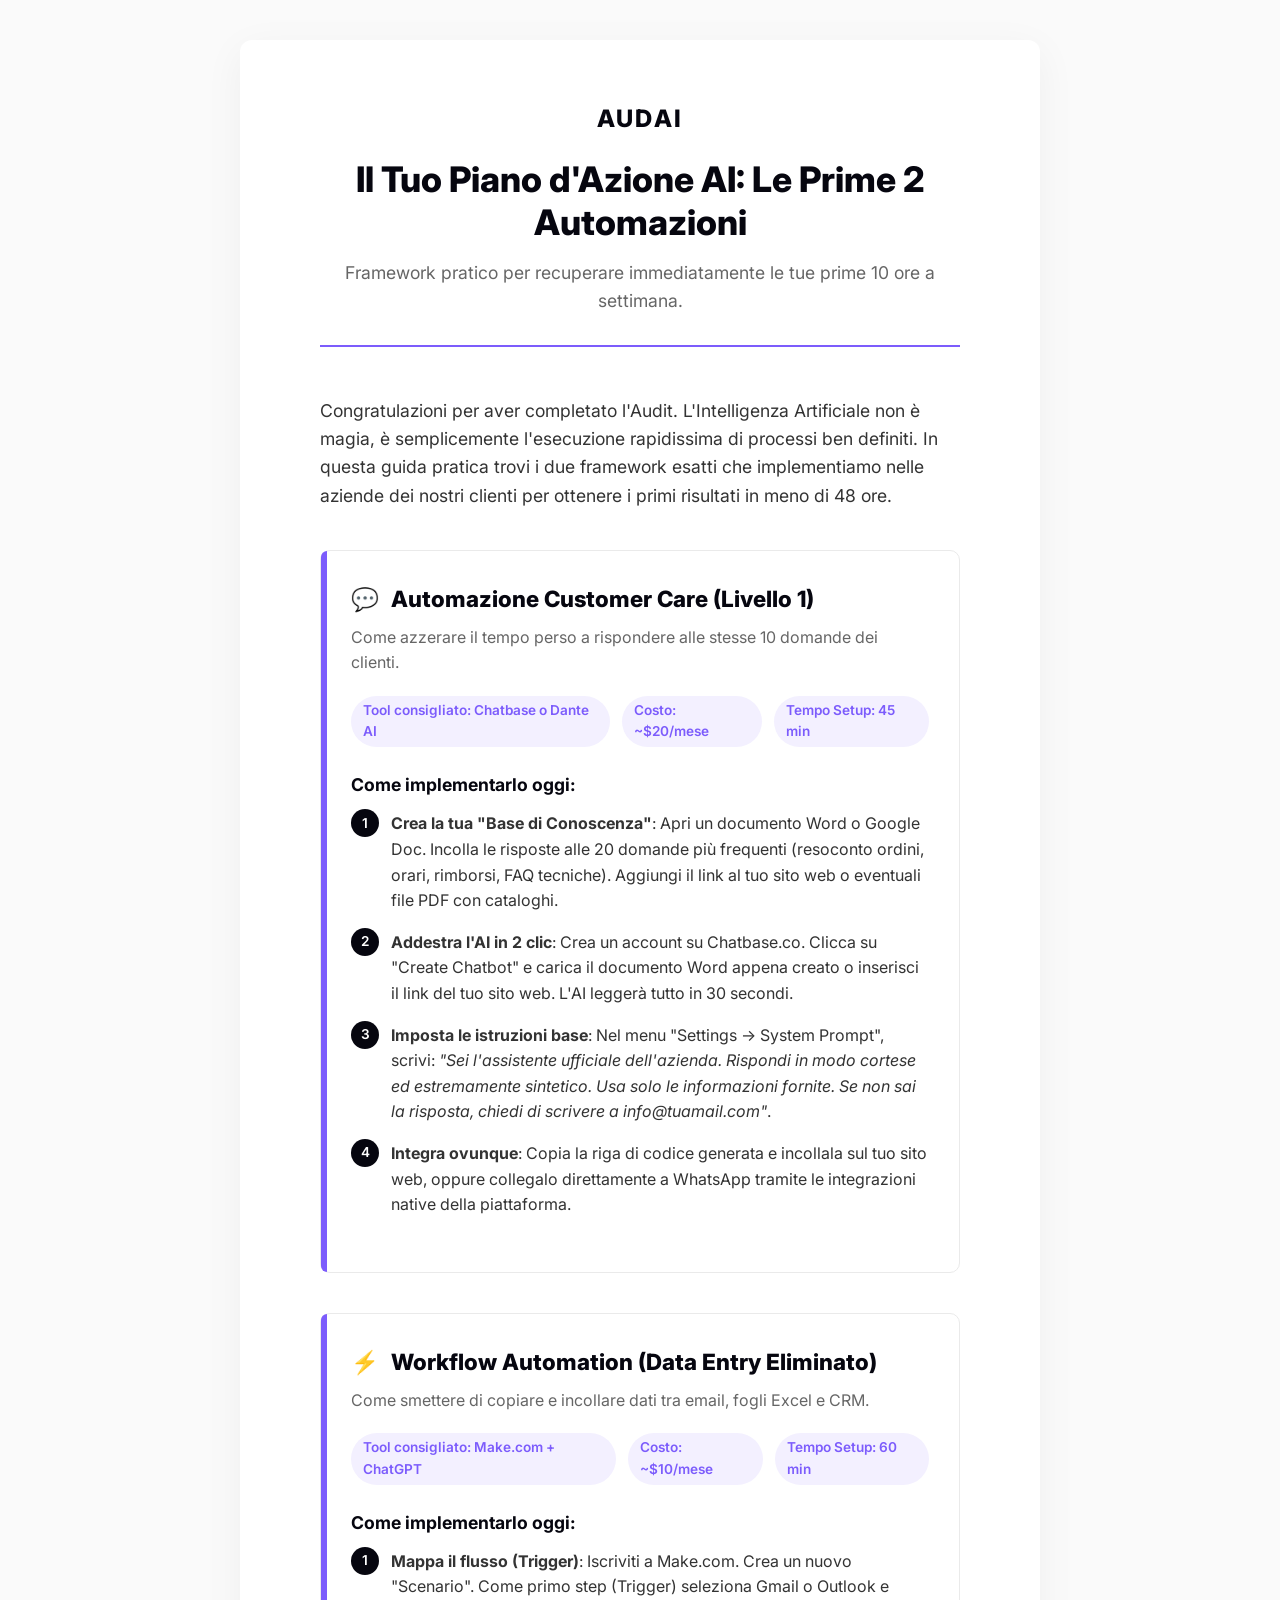
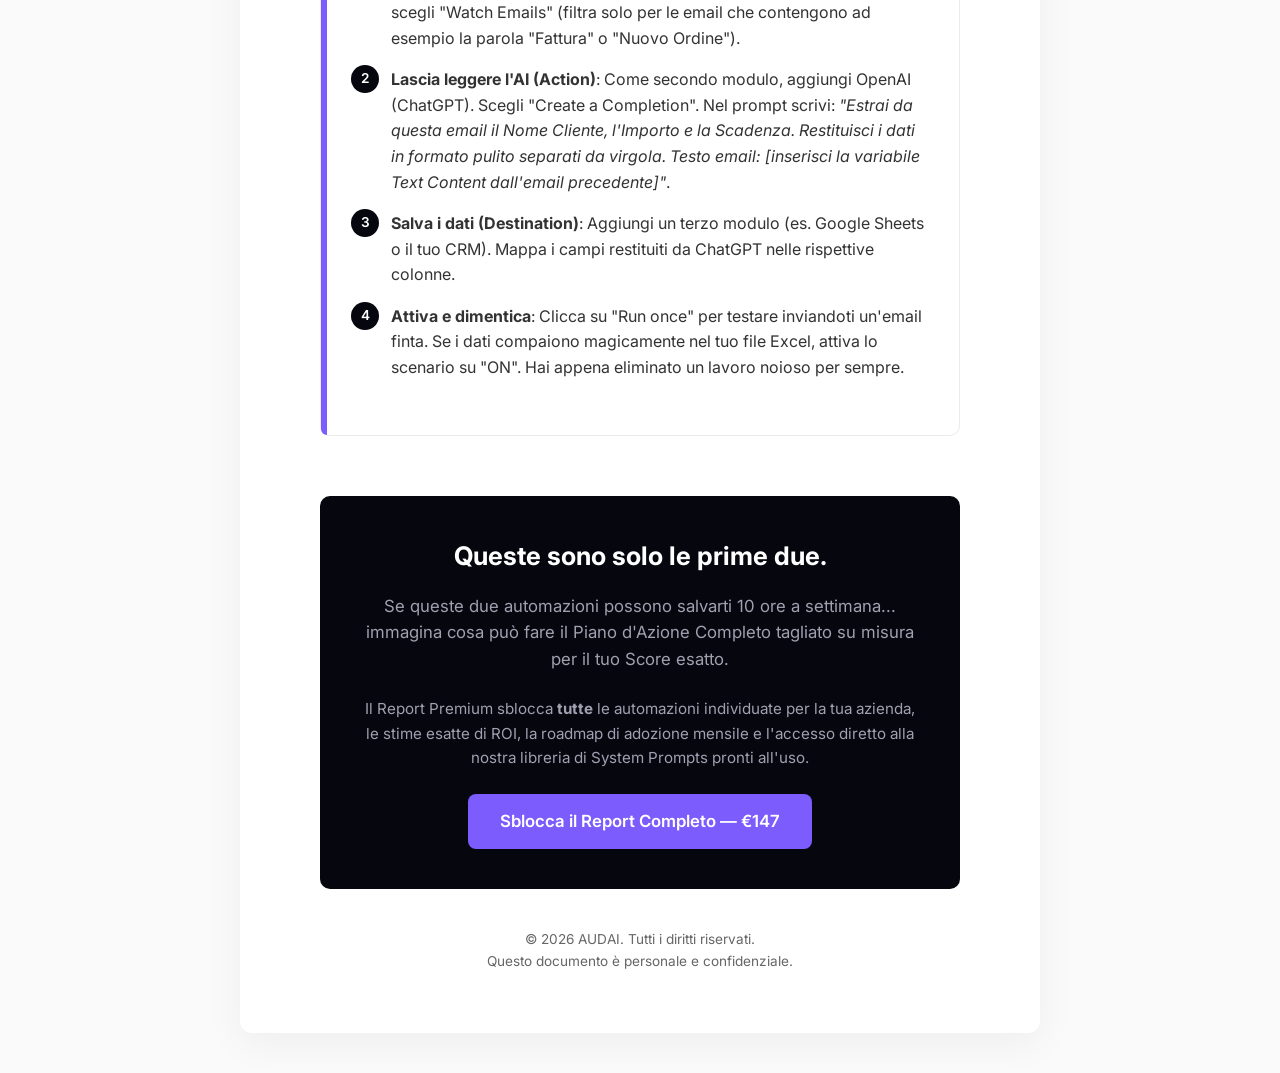
<file: guida-pratica.html>
<!DOCTYPE html>
<html lang="it">
<head>
    <meta charset="UTF-8">
    <meta name="viewport" content="width=device-width, initial-scale=1.0">
    <title>Guida Pratica: Le Tue Prime 2 Automazioni AI - AUDAI</title>
    <link rel="preconnect" href="https://fonts.googleapis.com">
    <link rel="preconnect" href="https://fonts.gstatic.com" crossorigin>
    <link href="https://fonts.googleapis.com/css2?family=Inter:wght@300;400;600;800&display=swap" rel="stylesheet">
    <style>
        :root {
            --primary: #06060f;
            --accent: #7c5cfc;
            --text: #333333;
            --muted: #666666;
            --bg: #fafafa;
            --card-bg: #ffffff;
            --border: #eaeaea;
        }
        * { margin: 0; padding: 0; box-sizing: border-box; }
        body { font-family: 'Inter', sans-serif; background: var(--bg); color: var(--text); line-height: 1.6; }
        .container { max-width: 800px; margin: 40px auto; background: var(--card-bg); padding: 60px 80px; border-radius: 12px; box-shadow: 0 10px 40px rgba(0,0,0,0.05); }
        .header { text-align: center; margin-bottom: 50px; border-bottom: 2px solid var(--accent); padding-bottom: 30px; }
        .logo { font-size: 1.5rem; font-weight: 800; color: var(--primary); letter-spacing: 0.1em; display: flex; align-items: center; justify-content: center; gap: 10px; margin-bottom: 20px; }
        .logo img { width: 32px; height: 32px; border-radius: 6px; }
        h1 { font-size: 2.2rem; font-weight: 800; color: var(--primary); margin-bottom: 16px; line-height: 1.2; }
        .subtitle { font-size: 1.1rem; color: var(--muted); }
        .intro { font-size: 1.1rem; margin-bottom: 40px; }
        .automation-card { border: 1px solid var(--border); border-radius: 10px; padding: 30px; margin-bottom: 40px; position: relative; }
        .automation-card::before { content: ''; position: absolute; top: 0; left: 0; width: 6px; height: 100%; background: var(--accent); border-radius: 10px 0 0 10px; }
        .auto-title { font-size: 1.4rem; font-weight: 800; color: var(--primary); margin-bottom: 8px; display: flex; align-items: center; gap: 12px; }
        .auto-desc { color: var(--muted); margin-bottom: 20px; }
        .tools { display: flex; gap: 12px; margin-bottom: 24px; }
        .tool-badge { background: #f3f0ff; color: var(--accent); padding: 4px 12px; border-radius: 100px; font-size: 0.85rem; font-weight: 600; }
        h3 { font-size: 1.1rem; margin-bottom: 12px; color: var(--primary); }
        .steps { list-style: none; counter-reset: my-awesome-counter; margin-bottom: 24px; }
        .steps li { counter-increment: my-awesome-counter; margin-bottom: 16px; position: relative; padding-left: 40px; }
        .steps li::before { content: counter(my-awesome-counter); position: absolute; left: 0; top: -2px; width: 28px; height: 28px; background: var(--primary); color: white; border-radius: 50%; display: flex; align-items: center; justify-content: center; font-size: 0.85rem; font-weight: 600; }
        .cta-box { background: var(--primary); color: white; padding: 40px; border-radius: 10px; text-align: center; margin-top: 60px; }
        .cta-box h2 { font-size: 1.6rem; margin-bottom: 16px; }
        .cta-box p { color: #a0a0b0; margin-bottom: 24px; font-size: 1.05rem; }
        .btn { display: inline-block; background: #7c5cfc; color: white; padding: 14px 32px; border-radius: 8px; text-decoration: none; font-weight: 600; font-size: 1.05rem; transition: background 0.2s; }
        .btn:hover { background: #6b4de3; }
        .footer { text-align: center; margin-top: 40px; font-size: 0.85rem; color: var(--muted); }
        
        @media (max-width: 768px) {
            .container { padding: 40px 24px; margin: 20px auto; }
            h1 { font-size: 1.8rem; }
        }
        @media print {
            body { background: white; }
            .container { box-shadow: none; margin: 0; padding: 0; max-width: 100%; }
            .cta-box { page-break-inside: avoid; }
        }
    </style>
</head>
<body>

    <div class="container">
        <div class="header">
            <div class="logo">
                <span>AUDAI</span>
            </div>
            <h1>Il Tuo Piano d'Azione AI: Le Prime 2 Automazioni</h1>
            <p class="subtitle">Framework pratico per recuperare immediatamente le tue prime 10 ore a settimana.</p>
        </div>

        <div class="intro">
            <p>Congratulazioni per aver completato l'Audit. L'Intelligenza Artificiale non è magia, è semplicemente l'esecuzione rapidissima di processi ben definiti. In questa guida pratica trovi i due framework esatti che implementiamo nelle aziende dei nostri clienti per ottenere i primi risultati in meno di 48 ore.</p>
        </div>

        <!-- Automazione 1 -->
        <div class="automation-card">
            <div class="auto-title">
                <span>💬</span> Automazione Customer Care (Livello 1)
            </div>
            <p class="auto-desc">Come azzerare il tempo perso a rispondere alle stesse 10 domande dei clienti.</p>
            
            <div class="tools">
                <span class="tool-badge">Tool consigliato: Chatbase o Dante AI</span>
                <span class="tool-badge">Costo: ~$20/mese</span>
                <span class="tool-badge">Tempo Setup: 45 min</span>
            </div>

            <h3>Come implementarlo oggi:</h3>
            <ul class="steps">
                <li><strong>Crea la tua "Base di Conoscenza"</strong>: Apri un documento Word o Google Doc. Incolla le risposte alle 20 domande più frequenti (resoconto ordini, orari, rimborsi, FAQ tecniche). Aggiungi il link al tuo sito web o eventuali file PDF con cataloghi.</li>
                <li><strong>Addestra l'AI in 2 clic</strong>: Crea un account su Chatbase.co. Clicca su "Create Chatbot" e carica il documento Word appena creato o inserisci il link del tuo sito web. L'AI leggerà tutto in 30 secondi.</li>
                <li><strong>Imposta le istruzioni base</strong>: Nel menu "Settings -> System Prompt", scrivi: <em>"Sei l'assistente ufficiale dell'azienda. Rispondi in modo cortese ed estremamente sintetico. Usa solo le informazioni fornite. Se non sai la risposta, chiedi di scrivere a info@tuamail.com"</em>.</li>
                <li><strong>Integra ovunque</strong>: Copia la riga di codice generata e incollala sul tuo sito web, oppure collegalo direttamente a WhatsApp tramite le integrazioni native della piattaforma.</li>
            </ul>
        </div>

        <!-- Automazione 2 -->
        <div class="automation-card">
            <div class="auto-title">
                <span>⚡</span> Workflow Automation (Data Entry Eliminato)
            </div>
            <p class="auto-desc">Come smettere di copiare e incollare dati tra email, fogli Excel e CRM.</p>
            
            <div class="tools">
                <span class="tool-badge">Tool consigliato: Make.com + ChatGPT</span>
                <span class="tool-badge">Costo: ~$10/mese</span>
                <span class="tool-badge">Tempo Setup: 60 min</span>
            </div>

            <h3>Come implementarlo oggi:</h3>
            <ul class="steps">
                <li><strong>Mappa il flusso (Trigger)</strong>: Iscriviti a Make.com. Crea un nuovo "Scenario". Come primo step (Trigger) seleziona Gmail o Outlook e scegli "Watch Emails" (filtra solo per le email che contengono ad esempio la parola "Fattura" o "Nuovo Ordine").</li>
                <li><strong>Lascia leggere l'AI (Action)</strong>: Come secondo modulo, aggiungi OpenAI (ChatGPT). Scegli "Create a Completion". Nel prompt scrivi: <em>"Estrai da questa email il Nome Cliente, l'Importo e la Scadenza. Restituisci i dati in formato pulito separati da virgola. Testo email: [inserisci la variabile Text Content dall'email precedente]"</em>.</li>
                <li><strong>Salva i dati (Destination)</strong>: Aggiungi un terzo modulo (es. Google Sheets o il tuo CRM). Mappa i campi restituiti da ChatGPT nelle rispettive colonne.</li>
                <li><strong>Attiva e dimentica</strong>: Clicca su "Run once" per testare inviandoti un'email finta. Se i dati compaiono magicamente nel tuo file Excel, attiva lo scenario su "ON". Hai appena eliminato un lavoro noioso per sempre.</li>
            </ul>
        </div>

        <!-- Upsell Section -->
        <div class="cta-box">
            <h2>Queste sono solo le prime due.</h2>
            <p>Se queste due automazioni possono salvarti 10 ore a settimana... immagina cosa può fare il Piano d'Azione Completo tagliato su misura per il tuo Score esatto.</p>
            <p style="font-size: 0.95rem; margin-bottom: 24px;">Il Report Premium sblocca <strong>tutte</strong> le automazioni individuate per la tua azienda, le stime esatte di ROI, la roadmap di adozione mensile e l'accesso diretto alla nostra libreria di System Prompts pronti all'uso.</p>
            <a href="https://nunziolella.github.io/audai/audit.html" class="btn">Sblocca il Report Completo — €147</a>
        </div>

        <div class="footer">
            © 2026 AUDAI. Tutti i diritti riservati.<br>
            Questo documento è personale e confidenziale.
        </div>
    </div>

</body>
</html>
</file>
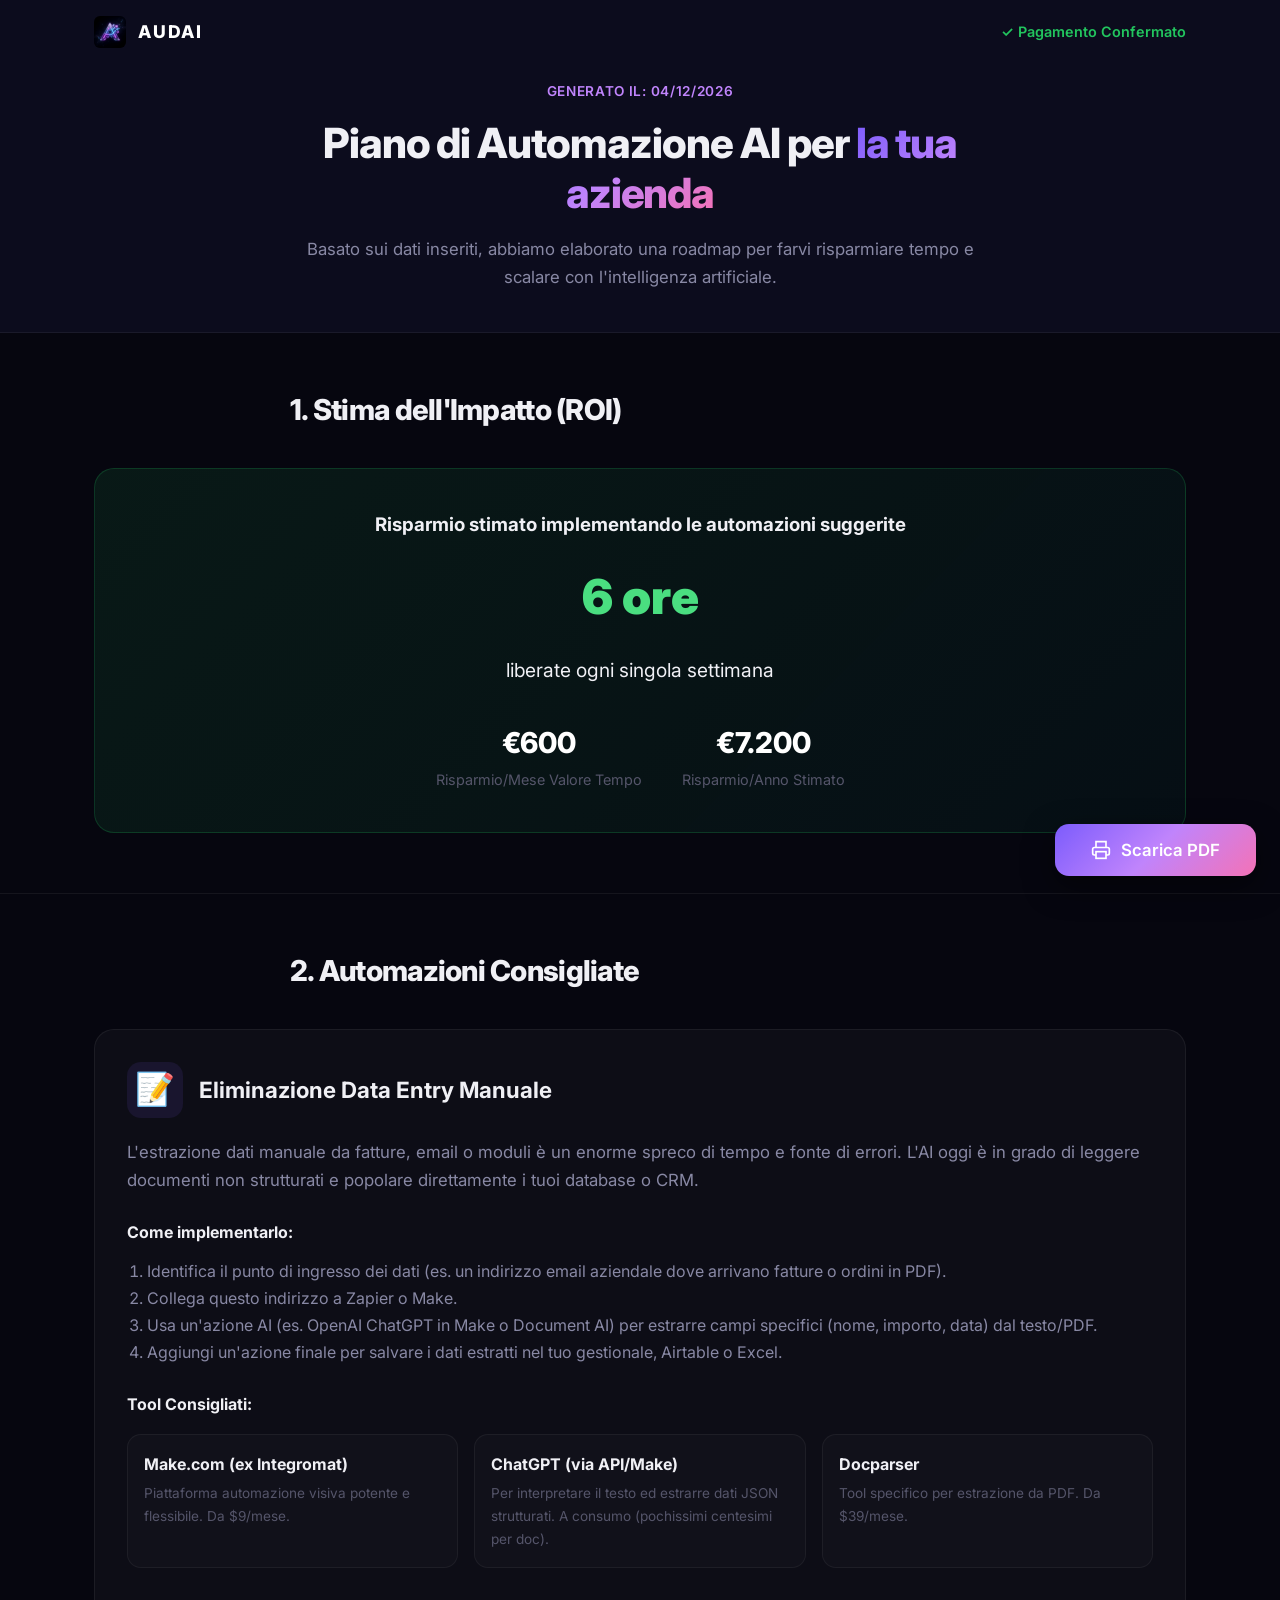
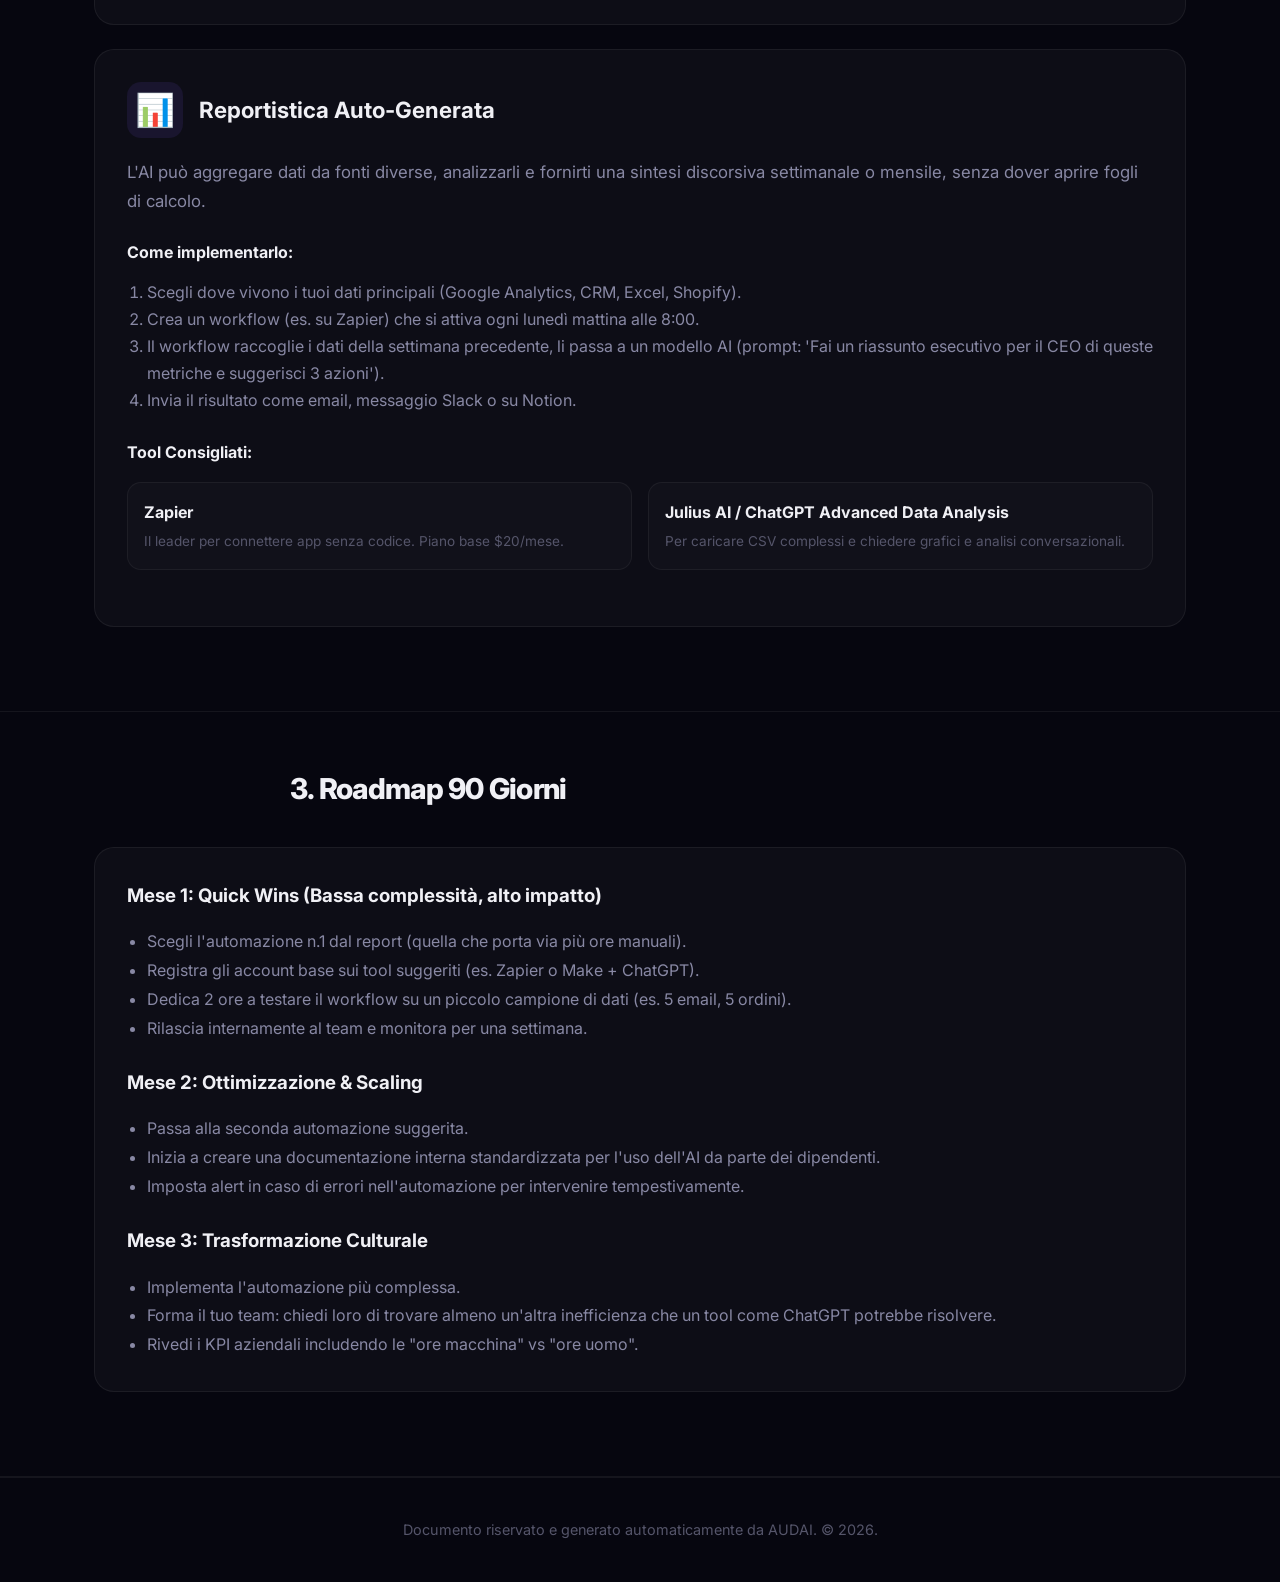
<file: report.html>
<!DOCTYPE html>
<html lang="it">
<head>
    <meta charset="UTF-8">
    <meta name="viewport" content="width=device-width, initial-scale=1.0">
    <title>Il Tuo AI Audit Completo — Express</title>
    <meta name="robots" content="noindex, nofollow">
    <link rel="icon" href="logo.png">
    <link rel="preconnect" href="https://fonts.googleapis.com">
    <link rel="preconnect" href="https://fonts.gstatic.com" crossorigin>
    <link href="https://fonts.googleapis.com/css2?family=Inter:wght@300;400;500;600;700;800;900&display=swap" rel="stylesheet">
    <link rel="stylesheet" href="styles.css">
    <style>
        .report-header {
            text-align: center;
            padding: 80px 24px 40px;
            border-bottom: 1px solid var(--border-card);
            background: var(--bg-secondary);
        }
        .report-meta {
            color: var(--accent-2);
            font-weight: 600;
            text-transform: uppercase;
            letter-spacing: 0.05em;
            margin-bottom: 16px;
            font-size: 0.85rem;
        }
        .report-section {
            padding: 60px 0;
            border-bottom: 1px solid var(--border-card);
        }
        .report-section:last-child {
            border-bottom: none;
        }
        .automation-card {
            background: var(--bg-card);
            border: 1px solid var(--border-card);
            border-radius: var(--radius-lg);
            padding: 32px;
            margin-bottom: 24px;
        }
        .automation-header {
            display: flex;
            align-items: center;
            gap: 16px;
            margin-bottom: 20px;
        }
        .automation-icon {
            font-size: 2rem;
            width: 56px;
            height: 56px;
            display: flex;
            align-items: center;
            justify-content: center;
            background: rgba(124, 92, 252, 0.1);
            border-radius: var(--radius-md);
        }
        .automation-title {
            font-size: 1.4rem;
            font-weight: 700;
            color: var(--text-primary);
        }
        .automation-body {
            color: var(--text-secondary);
            margin-bottom: 24px;
        }
        .tool-grid {
            display: grid;
            grid-template-columns: repeat(auto-fit, minmax(200px, 1fr));
            gap: 16px;
            margin-top: 16px;
        }
        .tool-card {
            background: rgba(255,255,255,0.02);
            border: 1px solid rgba(255,255,255,0.05);
            padding: 16px;
            border-radius: var(--radius-md);
        }
        .tool-card h4 {
            color: var(--text-primary);
            margin-bottom: 4px;
        }
        .tool-card p {
            font-size: 0.85rem;
            color: var(--text-muted);
        }
        .roi-card {
            background: linear-gradient(135deg, rgba(34,197,94,0.1), rgba(16,185,129,0.05));
            border: 1px solid rgba(34,197,94,0.2);
            padding: 40px;
            border-radius: var(--radius-lg);
            text-align: center;
            margin-top: 40px;
        }
        .roi-number {
            font-size: 3rem;
            font-weight: 900;
            color: #4ade80;
            margin: 16px 0;
        }
        .print-btn {
            position: fixed;
            bottom: 24px;
            right: 24px;
            z-index: 100;
            box-shadow: 0 10px 30px rgba(0,0,0,0.5);
        }
        
        @media print {
            body { background: white; color: black; }
            .report-header, .report-section { background: white; border-color: #eee; }
            .automation-card, .tool-card { border-color: #ddd; background: #fafafa; }
            .gradient-text, .automation-title, .tool-card h4 { color: black !important; -webkit-text-fill-color: black; }
            .roi-card { border-color: #ccc; background: #f0fdf4; color: black; }
            .roi-number { color: #166534; }
            .print-btn, .navbar, .footer { display: none !important; }
            .container { max-width: 100%; padding: 0 40px; }
            * { text-shadow: none !important; box-shadow: none !important; }
        }
    </style>
</head>
<body>
    <!-- Navbar -->
    <nav class="navbar" style="background: var(--bg-secondary);">
        <div class="nav-container">
            <a href="index.html" class="nav-logo" style="display:flex; align-items:center; gap:12px; font-weight:800; letter-spacing:0.1em; color:#fff; text-decoration:none;">
                <img src="logo.png" alt="AUDAI Logo" style="width:32px; height:32px; border-radius:6px;">
                <span>AUDAI</span>
            </a>
            <div style="font-size: 0.9rem; color: #22c55e; font-weight: 600;">
                ✓ Pagamento Confermato
            </div>
        </div>
    </nav>

    <!-- Header -->
    <header class="report-header">
        <div class="container">
            <div class="report-meta" id="report-date">Generato il: ...</div>
            <h1 class="section-title">Piano di Automazione AI per <span class="gradient-text" id="report-sector-title">la tua azienda</span></h1>
            <p class="section-desc" style="max-width: 700px;">Basato sui dati inseriti, abbiamo elaborato una roadmap per farvi risparmiare tempo e scalare con l'intelligenza artificiale.</p>
        </div>
    </header>

    <!-- ROI Summary -->
    <section class="report-section">
        <div class="container">
            <h2 class="section-title" style="font-size: 1.8rem; margin-bottom: 24px; text-align: left;">1. Stima dell'Impatto (ROI)</h2>
            <div class="roi-card">
                <h3>Risparmio stimato implementando le automazioni suggerite</h3>
                <div class="roi-number" id="roi-hours">-- ore</div>
                <p style="font-size: 1.2rem; margin-bottom: 16px;">liberate ogni singola settimana</p>
                <div style="display: flex; justify-content: center; gap: 40px; margin-top: 32px; flex-wrap: wrap;">
                    <div>
                        <div style="font-size: 1.8rem; font-weight: 800; color: #fff;">€<span id="roi-monthly">--</span></div>
                        <div style="font-size: 0.9rem; color: var(--text-muted);">Risparmio/Mese Valore Tempo</div>
                    </div>
                    <div>
                        <div style="font-size: 1.8rem; font-weight: 800; color: #fff;">€<span id="roi-yearly">--</span></div>
                        <div style="font-size: 0.9rem; color: var(--text-muted);">Risparmio/Anno Stimato</div>
                    </div>
                </div>
            </div>
        </div>
    </section>

    <!-- Automations -->
    <section class="report-section">
        <div class="container">
            <h2 class="section-title" style="font-size: 1.8rem; margin-bottom: 40px; text-align: left;">2. Automazioni Consigliate</h2>
            <div id="automations-container">
                <!-- Injected via JS -->
            </div>
        </div>
    </section>

    <!-- Roadmap -->
    <section class="report-section">
        <div class="container">
            <h2 class="section-title" style="font-size: 1.8rem; margin-bottom: 40px; text-align: left;">3. Roadmap 90 Giorni</h2>
            
            <div class="automation-card">
                <h3 style="margin-bottom: 16px;">Mese 1: Quick Wins (Bassa complessità, alto impatto)</h3>
                <ul style="padding-left: 20px; color: var(--text-secondary); margin-bottom: 24px; line-height: 1.8;">
                    <li>Scegli l'automazione n.1 dal report (quella che porta via più ore manuali).</li>
                    <li>Registra gli account base sui tool suggeriti (es. Zapier o Make + ChatGPT).</li>
                    <li>Dedica 2 ore a testare il workflow su un piccolo campione di dati (es. 5 email, 5 ordini).</li>
                    <li>Rilascia internamente al team e monitora per una settimana.</li>
                </ul>

                <h3 style="margin-bottom: 16px;">Mese 2: Ottimizzazione & Scaling</h3>
                <ul style="padding-left: 20px; color: var(--text-secondary); margin-bottom: 24px; line-height: 1.8;">
                    <li>Passa alla seconda automazione suggerita.</li>
                    <li>Inizia a creare una documentazione interna standardizzata per l'uso dell'AI da parte dei dipendenti.</li>
                    <li>Imposta alert in caso di errori nell'automazione per intervenire tempestivamente.</li>
                </ul>

                <h3 style="margin-bottom: 16px;">Mese 3: Trasformazione Culturale</h3>
                <ul style="padding-left: 20px; color: var(--text-secondary); line-height: 1.8;">
                    <li>Implementa l'automazione più complessa.</li>
                    <li>Forma il tuo team: chiedi loro di trovare almeno un'altra inefficienza che un tool come ChatGPT potrebbe risolvere.</li>
                    <li>Rivedi i KPI aziendali includendo le "ore macchina" vs "ore uomo".</li>
                </ul>
            </div>
        </div>
    </section>

    <footer class="footer">
        <div class="container">
            <p style="text-align: center; color: var(--text-muted); font-size: 0.9rem;">
                Documento riservato e generato automaticamente da AUDAI. © 2026.
            </p>
        </div>
    </footer>

    <button class="btn btn-primary btn-lg print-btn" onclick="window.print()">
        <svg width="20" height="20" viewBox="0 0 24 24" fill="none" stroke="currentColor" stroke-width="2"><polyline points="6 9 6 2 18 2 18 9"></polyline><path d="M6 18H4a2 2 0 0 1-2-2v-5a2 2 0 0 1 2-2h16a2 2 0 0 1 2 2v5a2 2 0 0 1-2 2h-2"></path><rect x="6" y="14" width="12" height="8"></rect></svg>
        Scarica PDF
    </button>

    <script src="report.js"></script>
</body>
</html>
</file>
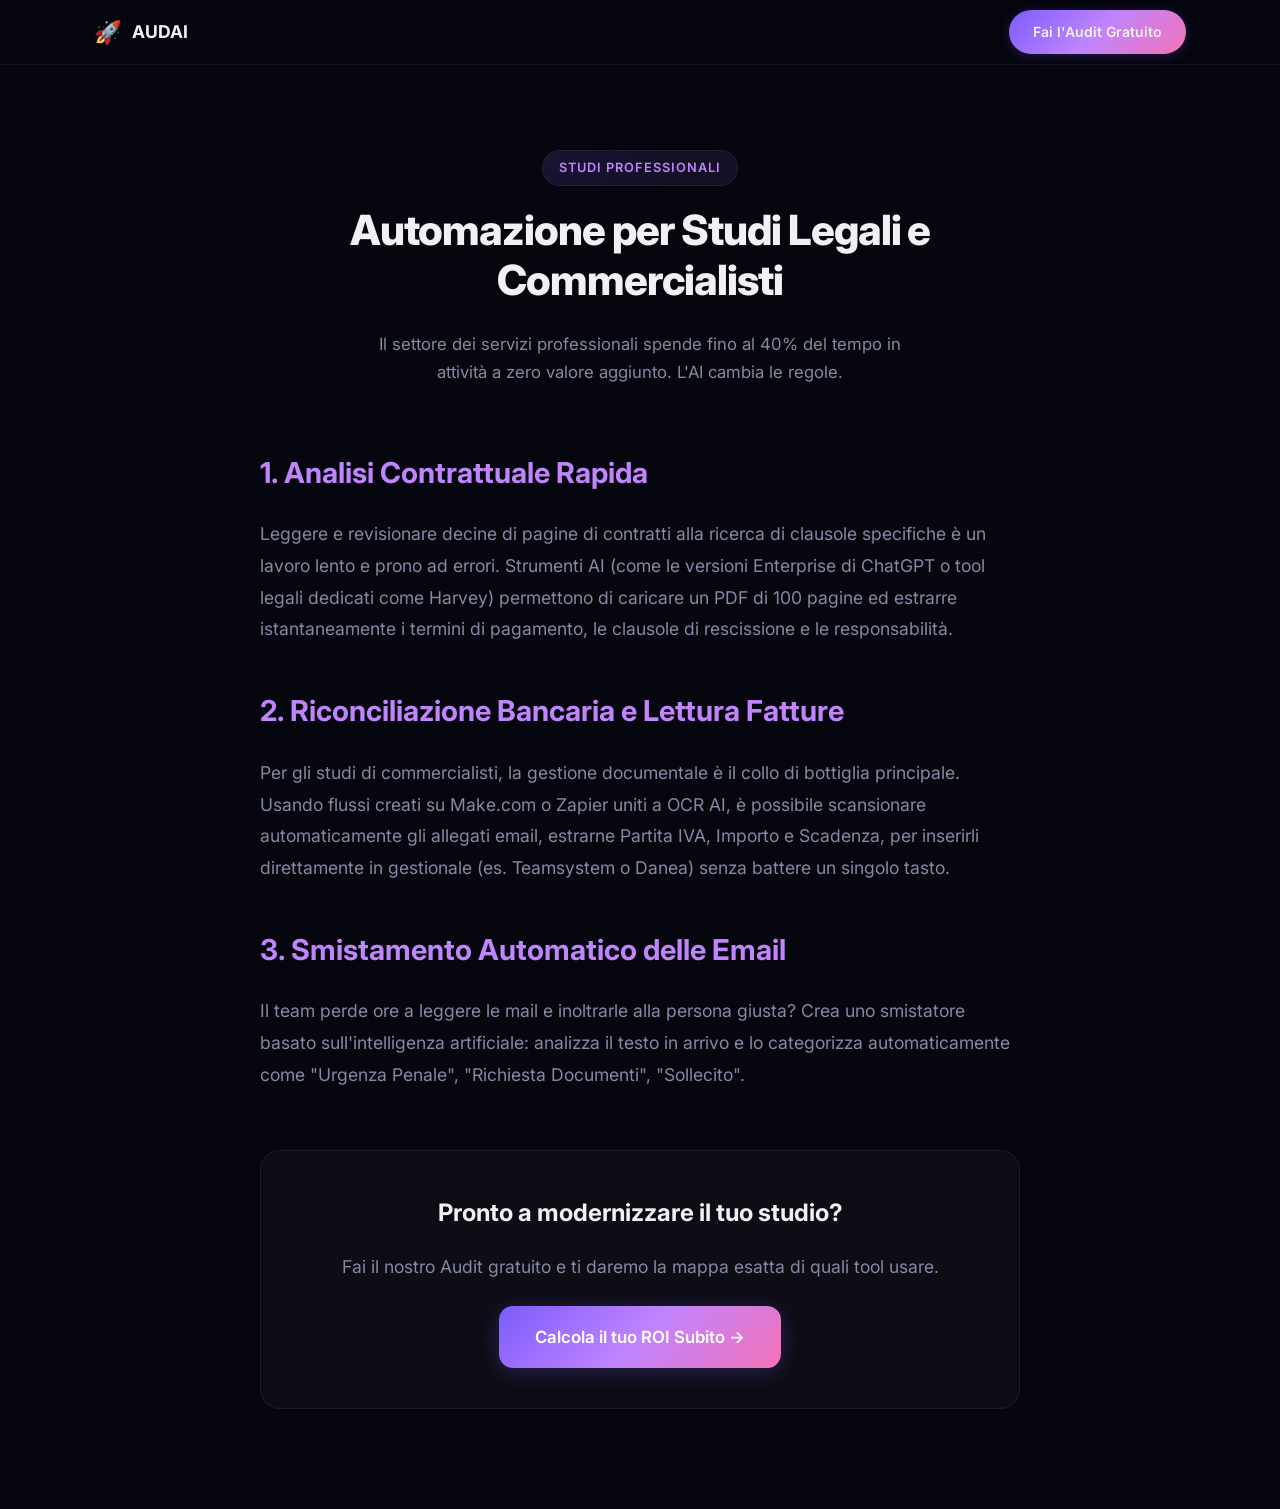
<file: blog/ai-studi-legali.html>
<!DOCTYPE html>
<html lang="it">
<head>
    <meta charset="UTF-8">
    <meta name="viewport" content="width=device-width, initial-scale=1.0">
    <title>Automazione per Studi Legali e Commercialisti: I 3 Tool AI Essenziali - AUDAI</title>
    <meta name="description" content="Come eliminare il data entry e automatizzare l'analisi dei documenti per avvocati e commercialisti usando l'Intelligenza Artificiale.">
    <link href="https://fonts.googleapis.com/css2?family=Inter:wght@300;400;600;800&display=swap" rel="stylesheet">
    <link rel="stylesheet" href="../styles.css">
    <style>
        .article-content { font-size: 1.1rem; color: var(--text-primary); line-height: 1.8; max-width: 760px; margin: 0 auto; }
        .article-content h2 { font-size: 1.8rem; margin: 40px 0 20px; color: var(--accent-2); }
        .article-content p { margin-bottom: 24px; color: var(--text-secondary); }
        .article-content ul { margin-bottom: 24px; padding-left: 20px; color: var(--text-secondary); }
        .article-content li { margin-bottom: 10px; }
        .article-hero { text-align: center; margin-bottom: 60px; }
    </style>
</head>
<body>

    <nav class="navbar scrolled">
        <div class="nav-container">
            <a href="../index.html" class="nav-logo"><span class="logo-icon">🚀</span> AUDAI</a>
            <a href="../audit.html" class="nav-cta">Fai l'Audit Gratuito</a>
        </div>
    </nav>

    <section class="section" style="padding-top: 150px;">
        <div class="container">
            <div class="article-hero">
                <div class="section-tag">Studi Professionali</div>
                <h1 class="section-title" style="margin-bottom: 24px;">Automazione per Studi Legali e Commercialisti</h1>
                <p class="section-desc">Il settore dei servizi professionali spende fino al 40% del tempo in attività a zero valore aggiunto. L'AI cambia le regole.</p>
            </div>

            <div class="article-content">
                <h2>1. Analisi Contrattuale Rapida</h2>
                <p>Leggere e revisionare decine di pagine di contratti alla ricerca di clausole specifiche è un lavoro lento e prono ad errori. Strumenti AI (come le versioni Enterprise di ChatGPT o tool legali dedicati come Harvey) permettono di caricare un PDF di 100 pagine ed estrarre istantaneamente i termini di pagamento, le clausole di rescissione e le responsabilità.</p>

                <h2>2. Riconciliazione Bancaria e Lettura Fatture</h2>
                <p>Per gli studi di commercialisti, la gestione documentale è il collo di bottiglia principale. Usando flussi creati su Make.com o Zapier uniti a OCR AI, è possibile scansionare automaticamente gli allegati email, estrarne Partita IVA, Importo e Scadenza, per inserirli direttamente in gestionale (es. Teamsystem o Danea) senza battere un singolo tasto.</p>

                <h2>3. Smistamento Automatico delle Email</h2>
                <p>Il team perde ore a leggere le mail e inoltrarle alla persona giusta? Crea uno smistatore basato sull'intelligenza artificiale: analizza il testo in arrivo e lo categorizza automaticamente come "Urgenza Penale", "Richiesta Documenti", "Sollecito".</p>

                <div class="glass-card" style="padding: 40px; text-align: center; margin-top: 60px;">
                    <h3 style="font-size: 1.5rem; margin-bottom: 16px;">Pronto a modernizzare il tuo studio?</h3>
                    <p style="margin-bottom: 24px;">Fai il nostro Audit gratuito e ti daremo la mappa esatta di quali tool usare.</p>
                    <a href="../audit.html" class="btn btn-primary btn-lg">Calcola il tuo ROI Subito →</a>
                </div>
            </div>
        </div>
    </section>
</body>
</html>
</file>
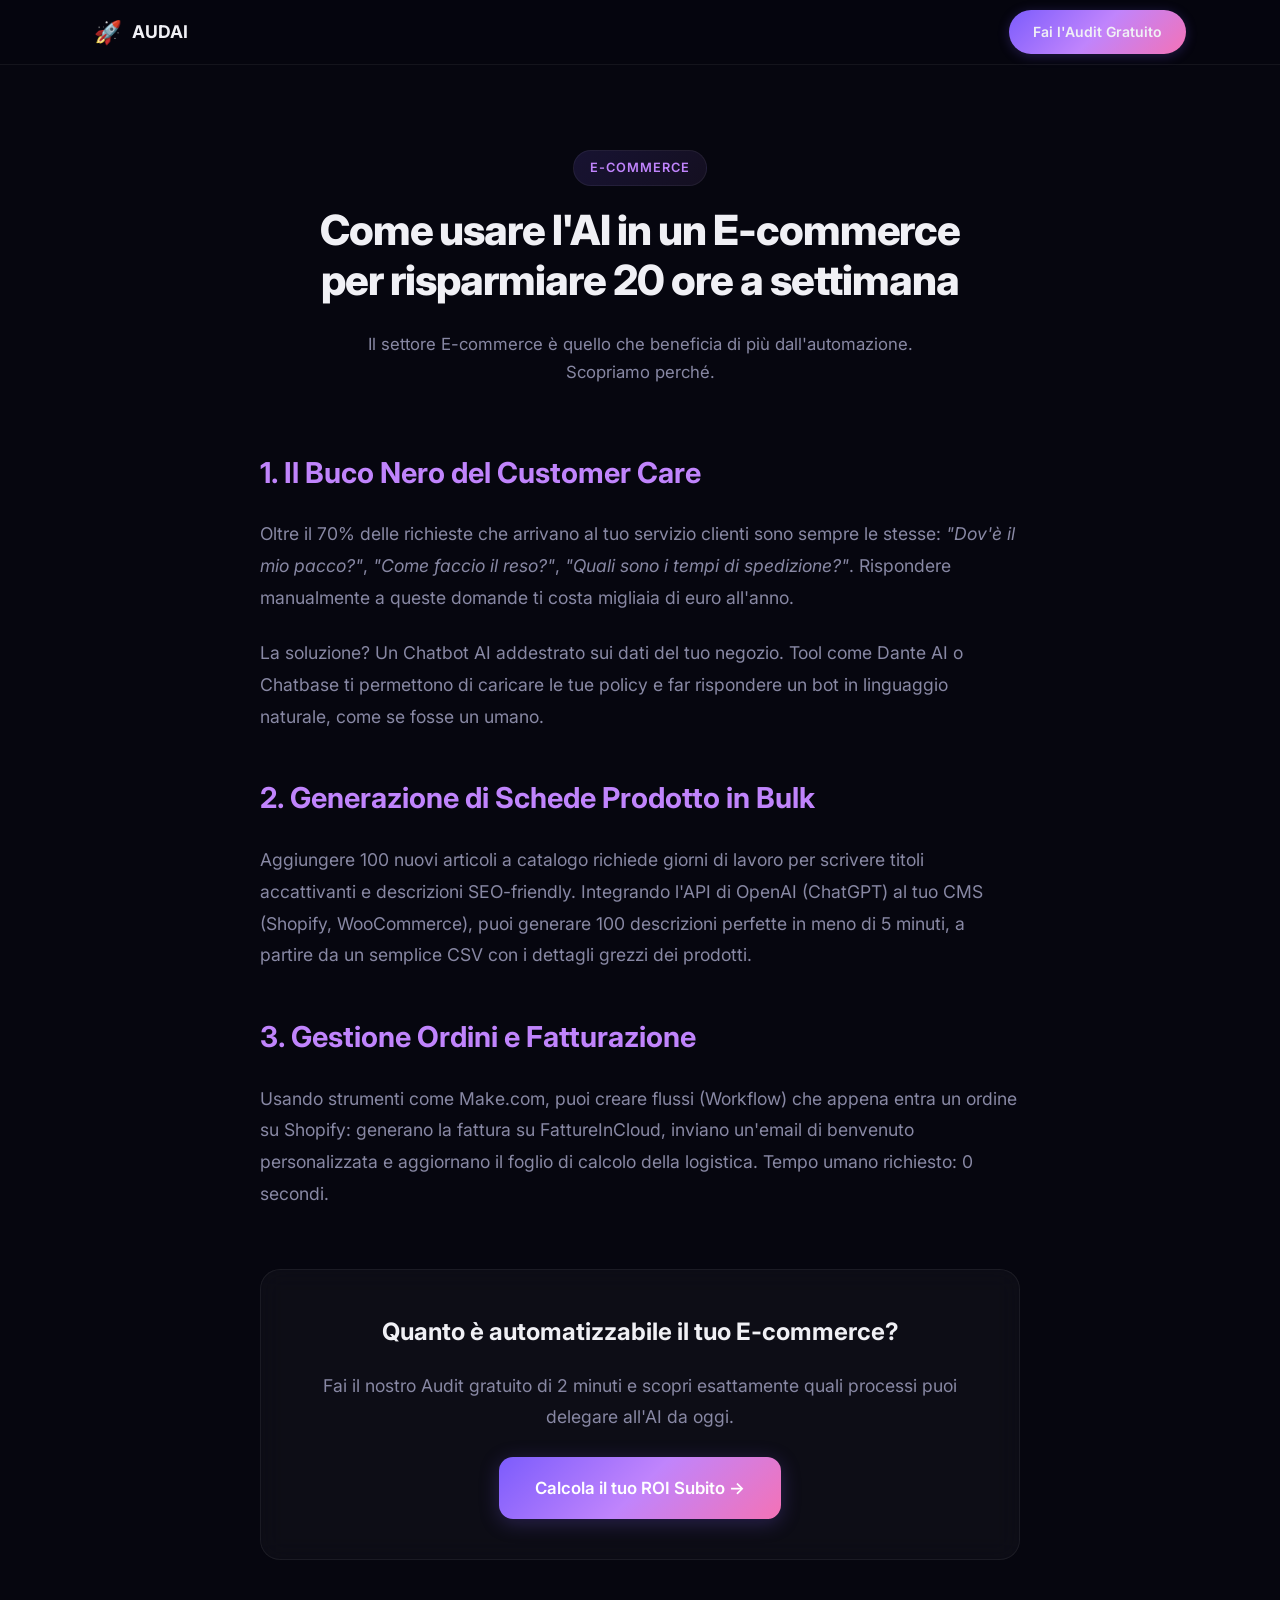
<file: blog/automazione-ecommerce.html>
<!DOCTYPE html>
<html lang="it">
<head>
    <meta charset="UTF-8">
    <meta name="viewport" content="width=device-width, initial-scale=1.0">
    <title>Come usare l'AI in un E-commerce per risparmiare 20 ore a settimana - AUDAI</title>
    <meta name="description" content="Guida pratica per automatizzare il customer care e la gestione degli ordini di un e-commerce usando l'Intelligenza Artificiale.">
    <link href="https://fonts.googleapis.com/css2?family=Inter:wght@300;400;600;800&display=swap" rel="stylesheet">
    <link rel="stylesheet" href="../styles.css">
    <style>
        .article-content { font-size: 1.1rem; color: var(--text-primary); line-height: 1.8; max-width: 760px; margin: 0 auto; }
        .article-content h2 { font-size: 1.8rem; margin: 40px 0 20px; color: var(--accent-2); }
        .article-content p { margin-bottom: 24px; color: var(--text-secondary); }
        .article-content ul { margin-bottom: 24px; padding-left: 20px; color: var(--text-secondary); }
        .article-content li { margin-bottom: 10px; }
        .article-hero { text-align: center; margin-bottom: 60px; }
    </style>
</head>
<body>

    <nav class="navbar scrolled">
        <div class="nav-container">
            <a href="../index.html" class="nav-logo"><span class="logo-icon">🚀</span> AUDAI</a>
            <a href="../audit.html" class="nav-cta">Fai l'Audit Gratuito</a>
        </div>
    </nav>

    <section class="section" style="padding-top: 150px;">
        <div class="container">
            <div class="article-hero">
                <div class="section-tag">E-commerce</div>
                <h1 class="section-title" style="margin-bottom: 24px;">Come usare l'AI in un E-commerce per risparmiare 20 ore a settimana</h1>
                <p class="section-desc">Il settore E-commerce è quello che beneficia di più dall'automazione. Scopriamo perché.</p>
            </div>

            <div class="article-content">
                <h2>1. Il Buco Nero del Customer Care</h2>
                <p>Oltre il 70% delle richieste che arrivano al tuo servizio clienti sono sempre le stesse: <em>"Dov'è il mio pacco?"</em>, <em>"Come faccio il reso?"</em>, <em>"Quali sono i tempi di spedizione?"</em>. Rispondere manualmente a queste domande ti costa migliaia di euro all'anno.</p>
                <p>La soluzione? Un Chatbot AI addestrato sui dati del tuo negozio. Tool come Dante AI o Chatbase ti permettono di caricare le tue policy e far rispondere un bot in linguaggio naturale, come se fosse un umano.</p>

                <h2>2. Generazione di Schede Prodotto in Bulk</h2>
                <p>Aggiungere 100 nuovi articoli a catalogo richiede giorni di lavoro per scrivere titoli accattivanti e descrizioni SEO-friendly. Integrando l'API di OpenAI (ChatGPT) al tuo CMS (Shopify, WooCommerce), puoi generare 100 descrizioni perfette in meno di 5 minuti, a partire da un semplice CSV con i dettagli grezzi dei prodotti.</p>

                <h2>3. Gestione Ordini e Fatturazione</h2>
                <p>Usando strumenti come Make.com, puoi creare flussi (Workflow) che appena entra un ordine su Shopify: generano la fattura su FattureInCloud, inviano un'email di benvenuto personalizzata e aggiornano il foglio di calcolo della logistica. Tempo umano richiesto: 0 secondi.</p>

                <div class="glass-card" style="padding: 40px; text-align: center; margin-top: 60px;">
                    <h3 style="font-size: 1.5rem; margin-bottom: 16px;">Quanto è automatizzabile il tuo E-commerce?</h3>
                    <p style="margin-bottom: 24px;">Fai il nostro Audit gratuito di 2 minuti e scopri esattamente quali processi puoi delegare all'AI da oggi.</p>
                    <a href="../audit.html" class="btn btn-primary btn-lg">Calcola il tuo ROI Subito →</a>
                </div>
            </div>
        </div>
    </section>
</body>
</html>
</file>
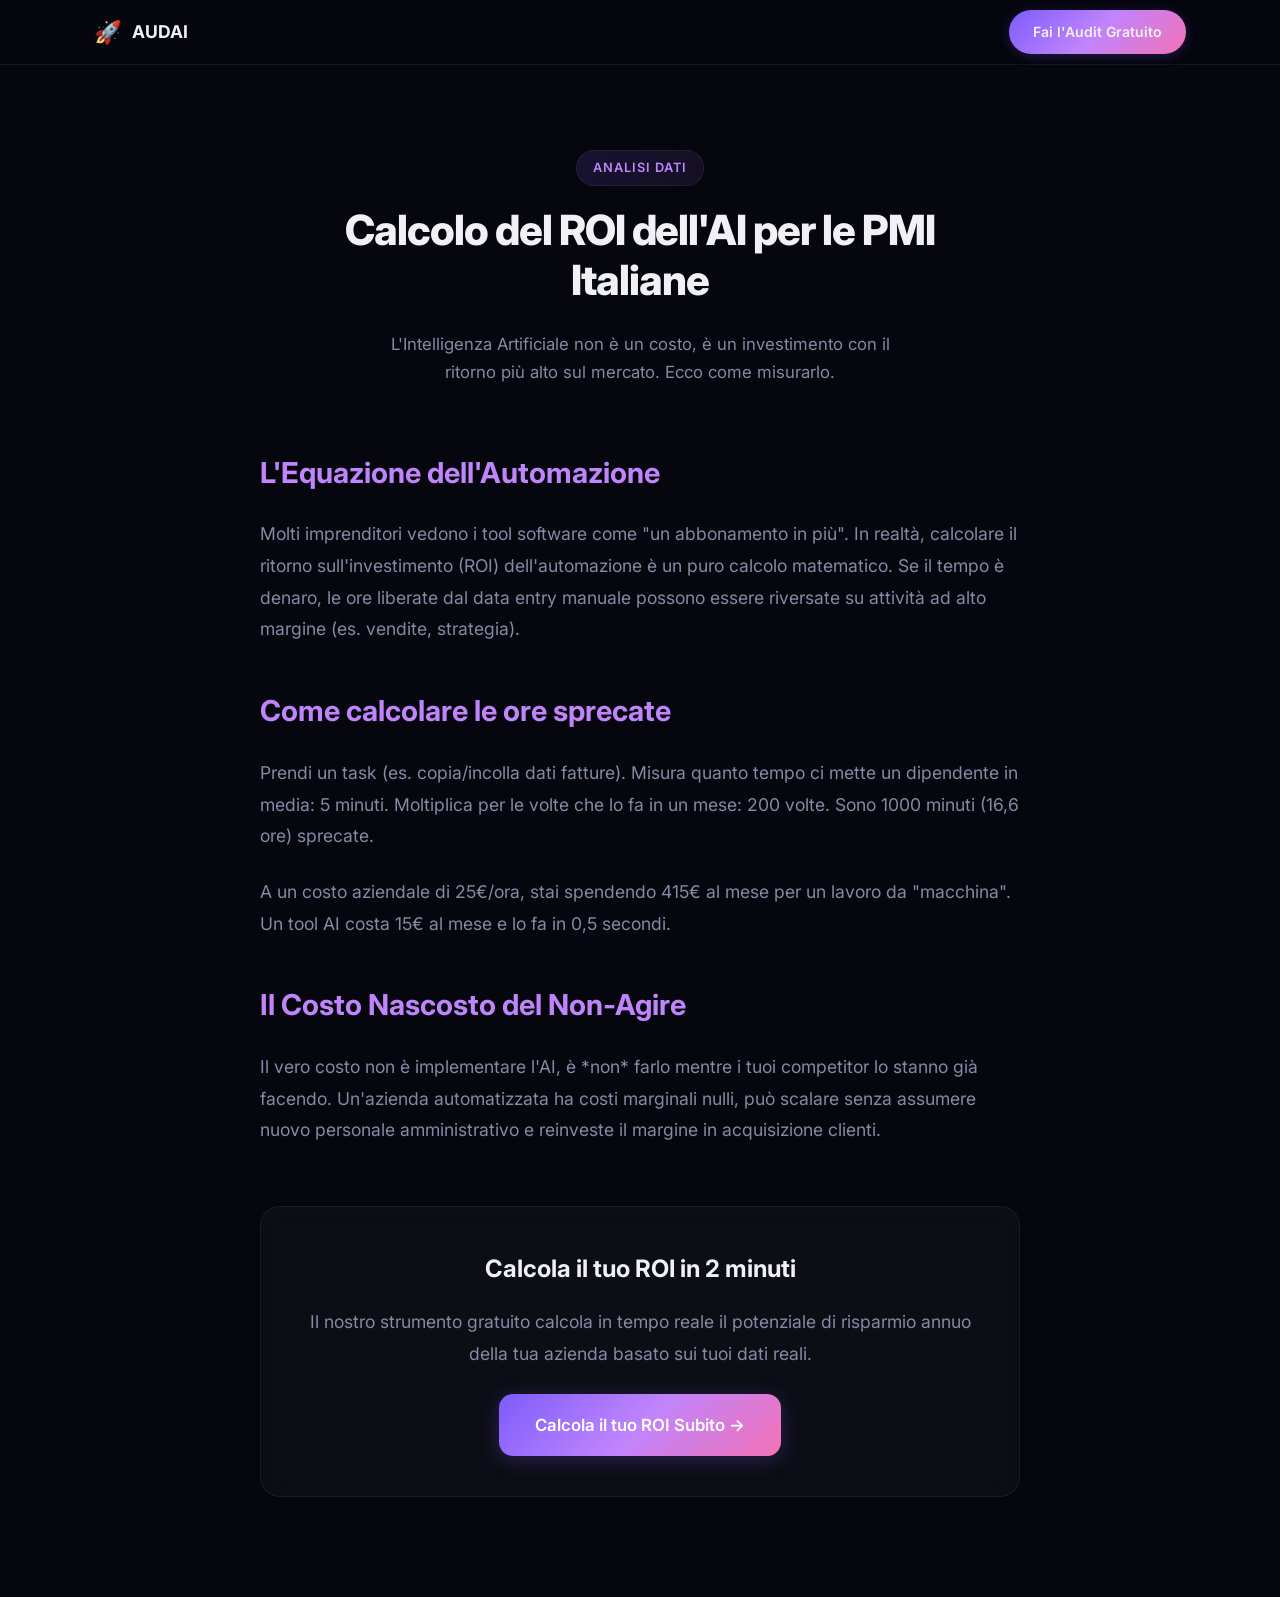
<file: blog/roi-intelligenza-artificiale.html>
<!DOCTYPE html>
<html lang="it">
<head>
    <meta charset="UTF-8">
    <meta name="viewport" content="width=device-width, initial-scale=1.0">
    <title>Calcolo del ROI dell'Intelligenza Artificiale per le PMI Italiane - AUDAI</title>
    <meta name="description" content="Come calcolare esattamente quanti soldi risparmia la tua azienda investendo in automazione AI. Il framework matematico.">
    <link href="https://fonts.googleapis.com/css2?family=Inter:wght@300;400;600;800&display=swap" rel="stylesheet">
    <link rel="stylesheet" href="../styles.css">
    <style>
        .article-content { font-size: 1.1rem; color: var(--text-primary); line-height: 1.8; max-width: 760px; margin: 0 auto; }
        .article-content h2 { font-size: 1.8rem; margin: 40px 0 20px; color: var(--accent-2); }
        .article-content p { margin-bottom: 24px; color: var(--text-secondary); }
        .article-content ul { margin-bottom: 24px; padding-left: 20px; color: var(--text-secondary); }
        .article-content li { margin-bottom: 10px; }
        .article-hero { text-align: center; margin-bottom: 60px; }
    </style>
</head>
<body>

    <nav class="navbar scrolled">
        <div class="nav-container">
            <a href="../index.html" class="nav-logo"><span class="logo-icon">🚀</span> AUDAI</a>
            <a href="../audit.html" class="nav-cta">Fai l'Audit Gratuito</a>
        </div>
    </nav>

    <section class="section" style="padding-top: 150px;">
        <div class="container">
            <div class="article-hero">
                <div class="section-tag">Analisi Dati</div>
                <h1 class="section-title" style="margin-bottom: 24px;">Calcolo del ROI dell'AI per le PMI Italiane</h1>
                <p class="section-desc">L'Intelligenza Artificiale non è un costo, è un investimento con il ritorno più alto sul mercato. Ecco come misurarlo.</p>
            </div>

            <div class="article-content">
                <h2>L'Equazione dell'Automazione</h2>
                <p>Molti imprenditori vedono i tool software come "un abbonamento in più". In realtà, calcolare il ritorno sull'investimento (ROI) dell'automazione è un puro calcolo matematico. Se il tempo è denaro, le ore liberate dal data entry manuale possono essere riversate su attività ad alto margine (es. vendite, strategia).</p>

                <h2>Come calcolare le ore sprecate</h2>
                <p>Prendi un task (es. copia/incolla dati fatture). Misura quanto tempo ci mette un dipendente in media: 5 minuti. Moltiplica per le volte che lo fa in un mese: 200 volte. Sono 1000 minuti (16,6 ore) sprecate.</p>
                <p>A un costo aziendale di 25€/ora, stai spendendo 415€ al mese per un lavoro da "macchina". Un tool AI costa 15€ al mese e lo fa in 0,5 secondi.</p>
                
                <h2>Il Costo Nascosto del Non-Agire</h2>
                <p>Il vero costo non è implementare l'AI, è *non* farlo mentre i tuoi competitor lo stanno già facendo. Un'azienda automatizzata ha costi marginali nulli, può scalare senza assumere nuovo personale amministrativo e reinveste il margine in acquisizione clienti.</p>

                <div class="glass-card" style="padding: 40px; text-align: center; margin-top: 60px;">
                    <h3 style="font-size: 1.5rem; margin-bottom: 16px;">Calcola il tuo ROI in 2 minuti</h3>
                    <p style="margin-bottom: 24px;">Il nostro strumento gratuito calcola in tempo reale il potenziale di risparmio annuo della tua azienda basato sui tuoi dati reali.</p>
                    <a href="../audit.html" class="btn btn-primary btn-lg">Calcola il tuo ROI Subito →</a>
                </div>
            </div>
        </div>
    </section>
</body>
</html>
</file>
<file: styles.css>
/* ============================================
   AI AUDIT EXPRESS — Premium Dark Landing Page
   ============================================ */

/* --- CSS Variables / Design Tokens --- */
:root {
    --bg-primary: #06060f;
    --bg-secondary: #0c0c1d;
    --bg-card: rgba(255, 255, 255, 0.03);
    --bg-card-hover: rgba(255, 255, 255, 0.06);
    --border-card: rgba(255, 255, 255, 0.06);
    --border-card-hover: rgba(255, 255, 255, 0.12);

    --text-primary: #f0f0f5;
    --text-secondary: #8888a4;
    --text-muted: #55556a;

    --accent-1: #7c5cfc;
    --accent-2: #c084fc;
    --accent-3: #a855f7;
    --accent-glow: rgba(124, 92, 252, 0.25);

    --gradient-main: linear-gradient(135deg, #7c5cfc 0%, #c084fc 50%, #f472b6 100%);
    --gradient-subtle: linear-gradient(135deg, rgba(124,92,252,0.15), rgba(192,132,252,0.08));

    --radius-sm: 8px;
    --radius-md: 14px;
    --radius-lg: 20px;
    --radius-xl: 28px;

    --shadow-glow: 0 0 60px rgba(124, 92, 252, 0.15), 0 0 120px rgba(124, 92, 252, 0.05);
    --shadow-card: 0 4px 24px rgba(0,0,0,0.3), 0 1px 2px rgba(0,0,0,0.2);

    --font: 'Inter', -apple-system, BlinkMacSystemFont, 'Segoe UI', sans-serif;

    --transition-fast: 0.2s cubic-bezier(0.4, 0, 0.2, 1);
    --transition-smooth: 0.4s cubic-bezier(0.4, 0, 0.2, 1);
    --transition-spring: 0.5s cubic-bezier(0.34, 1.56, 0.64, 1);
}

/* --- Reset & Base --- */
*, *::before, *::after {
    margin: 0;
    padding: 0;
    box-sizing: border-box;
}

html {
    scroll-behavior: smooth;
    -webkit-font-smoothing: antialiased;
    -moz-osx-font-smoothing: grayscale;
}

body {
    font-family: var(--font);
    background: var(--bg-primary);
    color: var(--text-primary);
    line-height: 1.7;
    overflow-x: hidden;
}

a {
    text-decoration: none;
    color: inherit;
}

img { max-width: 100%; }

/* --- Container --- */
.container {
    max-width: 1140px;
    margin: 0 auto;
    padding: 0 24px;
}

/* --- Typography --- */
.gradient-text {
    background: var(--gradient-main);
    -webkit-background-clip: text;
    -webkit-text-fill-color: transparent;
    background-clip: text;
}

/* --- Animations --- */
.animate-on-scroll {
    opacity: 0;
    transform: translateY(30px);
    transition: opacity 0.7s cubic-bezier(0.4, 0, 0.2, 1),
                transform 0.7s cubic-bezier(0.4, 0, 0.2, 1);
}

.animate-on-scroll.is-visible {
    opacity: 1;
    transform: translateY(0);
}

@keyframes float {
    0%, 100% { transform: translate(0, 0) scale(1); }
    33% { transform: translate(30px, -20px) scale(1.05); }
    66% { transform: translate(-20px, 15px) scale(0.95); }
}

@keyframes pulse-dot {
    0%, 100% { opacity: 1; transform: scale(1); }
    50% { opacity: 0.5; transform: scale(1.5); }
}

@keyframes shimmer {
    0% { background-position: -200% center; }
    100% { background-position: 200% center; }
}

@keyframes bar-fill {
    from { width: 0; }
}

/* ============================================
   NAVBAR
   ============================================ */
.navbar {
    position: fixed;
    top: 0;
    left: 0;
    right: 0;
    z-index: 1000;
    padding: 16px 0;
    transition: all var(--transition-smooth);
    background: transparent;
}

.navbar.scrolled {
    background: rgba(6, 6, 15, 0.85);
    backdrop-filter: blur(20px);
    -webkit-backdrop-filter: blur(20px);
    border-bottom: 1px solid var(--border-card);
    padding: 10px 0;
}

.nav-container {
    max-width: 1140px;
    margin: 0 auto;
    padding: 0 24px;
    display: flex;
    align-items: center;
    justify-content: space-between;
}

.nav-logo {
    display: flex;
    align-items: center;
    gap: 10px;
    font-weight: 700;
    font-size: 1.1rem;
}

.logo-icon {
    font-size: 1.4rem;
}

.nav-cta {
    padding: 10px 24px;
    background: var(--gradient-main);
    border-radius: 100px;
    font-weight: 600;
    font-size: 0.875rem;
    transition: all var(--transition-fast);
    box-shadow: 0 2px 12px var(--accent-glow);
}

.nav-cta:hover {
    transform: translateY(-1px);
    box-shadow: 0 4px 20px var(--accent-glow);
}

/* ============================================
   HERO
   ============================================ */
.hero {
    position: relative;
    min-height: 100vh;
    display: flex;
    align-items: center;
    justify-content: center;
    padding: 120px 24px 80px;
    overflow: hidden;
}

.hero-bg {
    position: absolute;
    inset: 0;
    overflow: hidden;
}

.gradient-orb {
    position: absolute;
    border-radius: 50%;
    filter: blur(80px);
    animation: float 12s ease-in-out infinite;
}

.orb-1 {
    width: 500px;
    height: 500px;
    background: radial-gradient(circle, rgba(124, 92, 252, 0.3), transparent 70%);
    top: -10%;
    right: -5%;
    animation-delay: 0s;
}

.orb-2 {
    width: 400px;
    height: 400px;
    background: radial-gradient(circle, rgba(192, 132, 252, 0.2), transparent 70%);
    bottom: 10%;
    left: -10%;
    animation-delay: -4s;
}

.orb-3 {
    width: 300px;
    height: 300px;
    background: radial-gradient(circle, rgba(244, 114, 182, 0.15), transparent 70%);
    top: 40%;
    left: 50%;
    animation-delay: -8s;
}

.hero-content {
    position: relative;
    text-align: center;
    max-width: 800px;
    z-index: 1;
}

.hero-badge {
    display: inline-flex;
    align-items: center;
    gap: 8px;
    padding: 8px 20px;
    background: rgba(124, 92, 252, 0.1);
    border: 1px solid rgba(124, 92, 252, 0.2);
    border-radius: 100px;
    font-size: 0.85rem;
    font-weight: 500;
    color: var(--accent-2);
    margin-bottom: 28px;
}

.badge-dot {
    width: 8px;
    height: 8px;
    background: #22c55e;
    border-radius: 50%;
    animation: pulse-dot 2s ease-in-out infinite;
}

.hero-title {
    font-size: clamp(2.2rem, 5.5vw, 3.8rem);
    font-weight: 800;
    line-height: 1.15;
    letter-spacing: -0.03em;
    margin-bottom: 24px;
}

.hero-subtitle {
    font-size: clamp(1rem, 2vw, 1.2rem);
    color: var(--text-secondary);
    max-width: 620px;
    margin: 0 auto 36px;
    line-height: 1.8;
}

.hero-cta-group {
    display: flex;
    flex-direction: column;
    align-items: center;
    gap: 20px;
    margin-bottom: 40px;
}

.hero-price {
    display: flex;
    align-items: center;
    gap: 12px;
}

.price-old {
    font-size: 1.1rem;
    color: var(--text-muted);
    text-decoration: line-through;
}

.price-new {
    font-size: 1.8rem;
    font-weight: 800;
    color: var(--text-primary);
}

.price-badge {
    padding: 4px 12px;
    background: rgba(34, 197, 94, 0.12);
    color: #22c55e;
    border-radius: 100px;
    font-size: 0.8rem;
    font-weight: 600;
}

/* Trust bar */
.hero-trust {
    display: flex;
    align-items: center;
    justify-content: center;
    gap: 12px;
}

.trust-avatars {
    display: flex;
}

.avatar {
    width: 36px;
    height: 36px;
    border-radius: 50%;
    display: flex;
    align-items: center;
    justify-content: center;
    font-weight: 700;
    font-size: 0.85rem;
    color: white;
    border: 2px solid var(--bg-primary);
    margin-left: -8px;
}

.avatar:first-child { margin-left: 0; }

.trust-text {
    font-size: 0.9rem;
    color: var(--text-secondary);
}

/* ============================================
   BUTTONS
   ============================================ */
.btn {
    display: inline-flex;
    align-items: center;
    gap: 10px;
    font-family: var(--font);
    font-weight: 600;
    border: none;
    cursor: pointer;
    transition: all var(--transition-fast);
    position: relative;
    overflow: hidden;
}

.btn-primary {
    background: var(--gradient-main);
    color: white;
    box-shadow: 0 4px 20px var(--accent-glow);
}

.btn-primary:hover {
    transform: translateY(-2px);
    box-shadow: 0 8px 30px rgba(124, 92, 252, 0.35);
}

.btn-primary:active {
    transform: translateY(0);
}

.btn-lg {
    padding: 16px 36px;
    font-size: 1.05rem;
    border-radius: var(--radius-md);
}

.btn-xl {
    padding: 20px 44px;
    font-size: 1.1rem;
    border-radius: var(--radius-md);
}

/* ============================================
   SECTIONS COMMON
   ============================================ */
.section {
    padding: 100px 0;
    position: relative;
}

.section-header {
    text-align: center;
    margin-bottom: 60px;
}

.section-tag {
    display: inline-block;
    padding: 6px 16px;
    background: var(--gradient-subtle);
    border: 1px solid var(--border-card);
    border-radius: 100px;
    font-size: 0.8rem;
    font-weight: 600;
    color: var(--accent-2);
    text-transform: uppercase;
    letter-spacing: 0.08em;
    margin-bottom: 20px;
}

.section-title {
    font-size: clamp(1.8rem, 4vw, 2.6rem);
    font-weight: 800;
    line-height: 1.2;
    letter-spacing: -0.025em;
    max-width: 700px;
    margin: 0 auto;
}

.section-desc {
    font-size: 1.05rem;
    color: var(--text-secondary);
    margin-top: 16px;
    max-width: 550px;
    margin-left: auto;
    margin-right: auto;
}

/* --- Glass Card --- */
.glass-card {
    background: var(--bg-card);
    border: 1px solid var(--border-card);
    border-radius: var(--radius-lg);
    backdrop-filter: blur(12px);
    -webkit-backdrop-filter: blur(12px);
    transition: all var(--transition-smooth);
}

.glass-card:hover {
    background: var(--bg-card-hover);
    border-color: var(--border-card-hover);
    box-shadow: var(--shadow-glow);
}

/* ============================================
   PROBLEM SECTION
   ============================================ */
.problem-grid {
    display: grid;
    grid-template-columns: repeat(3, 1fr);
    gap: 24px;
}

.problem-card {
    padding: 36px 28px;
    text-align: center;
}

.problem-icon {
    font-size: 2.5rem;
    margin-bottom: 20px;
}

.problem-card h3 {
    font-size: 1.15rem;
    font-weight: 700;
    margin-bottom: 12px;
}

.problem-card p {
    color: var(--text-secondary);
    font-size: 0.95rem;
    line-height: 1.7;
}

/* ============================================
   STEPS SECTION
   ============================================ */
.steps-grid {
    display: flex;
    align-items: center;
    justify-content: center;
    gap: 12px;
}

.step-card {
    flex: 1;
    max-width: 300px;
    text-align: center;
    padding: 40px 28px;
    position: relative;
}

.step-number {
    font-size: 4rem;
    font-weight: 900;
    background: var(--gradient-main);
    -webkit-background-clip: text;
    -webkit-text-fill-color: transparent;
    background-clip: text;
    opacity: 0.15;
    position: absolute;
    top: 12px;
    right: 20px;
    line-height: 1;
}

.step-icon-wrap {
    width: 64px;
    height: 64px;
    border-radius: var(--radius-md);
    background: var(--gradient-subtle);
    border: 1px solid var(--border-card);
    display: flex;
    align-items: center;
    justify-content: center;
    margin: 0 auto 20px;
    color: var(--accent-2);
}

.step-card h3 {
    font-size: 1.1rem;
    font-weight: 700;
    margin-bottom: 10px;
}

.step-card p {
    color: var(--text-secondary);
    font-size: 0.9rem;
}

.step-connector {
    color: var(--text-muted);
    flex-shrink: 0;
}

/* ============================================
   RESULTS SECTION
   ============================================ */
.section-results {
    background: var(--bg-secondary);
}

.results-grid {
    display: grid;
    grid-template-columns: repeat(4, 1fr);
    gap: 20px;
}

.result-card {
    padding: 32px 24px;
    text-align: center;
}

.result-number {
    font-size: 2.4rem;
    font-weight: 800;
    background: var(--gradient-main);
    -webkit-background-clip: text;
    -webkit-text-fill-color: transparent;
    background-clip: text;
    margin-bottom: 8px;
}

.result-label {
    color: var(--text-secondary);
    font-size: 0.9rem;
    margin-bottom: 16px;
}

.result-bar {
    height: 4px;
    background: rgba(255,255,255,0.06);
    border-radius: 100px;
    overflow: hidden;
}

.result-bar-fill {
    height: 100%;
    background: var(--gradient-main);
    border-radius: 100px;
    animation: bar-fill 1.5s cubic-bezier(0.4, 0, 0.2, 1) forwards;
}

/* ============================================
   TESTIMONIALS
   ============================================ */
.testimonials-grid {
    display: grid;
    grid-template-columns: repeat(3, 1fr);
    gap: 24px;
}

.testimonial-card {
    padding: 32px;
}

.testimonial-stars {
    color: #facc15;
    font-size: 1.1rem;
    letter-spacing: 2px;
    margin-bottom: 16px;
}

.testimonial-text {
    font-size: 0.95rem;
    color: var(--text-secondary);
    line-height: 1.8;
    margin-bottom: 24px;
    font-style: italic;
}

.testimonial-author {
    display: flex;
    align-items: center;
    gap: 12px;
}

.author-avatar {
    width: 44px;
    height: 44px;
    border-radius: 50%;
    display: flex;
    align-items: center;
    justify-content: center;
    font-weight: 700;
    color: white;
    flex-shrink: 0;
}

.author-name {
    font-weight: 600;
    font-size: 0.95rem;
}

.author-role {
    font-size: 0.8rem;
    color: var(--text-muted);
}

/* ============================================
   WHAT'S INCLUDED
   ============================================ */
.section-included {
    background: var(--bg-secondary);
}

.included-wrapper {
    max-width: 700px;
    margin: 0 auto;
}

.included-card {
    padding: 40px;
}

.included-list {
    list-style: none;
    display: flex;
    flex-direction: column;
    gap: 24px;
}

.included-list li {
    display: flex;
    gap: 16px;
    align-items: flex-start;
}

.included-list .check {
    width: 28px;
    height: 28px;
    min-width: 28px;
    border-radius: 50%;
    background: rgba(34, 197, 94, 0.1);
    color: #22c55e;
    display: flex;
    align-items: center;
    justify-content: center;
    font-weight: 700;
    font-size: 0.85rem;
    margin-top: 2px;
}

.included-list strong {
    display: block;
    font-size: 1rem;
    margin-bottom: 4px;
}

.included-list p {
    color: var(--text-secondary);
    font-size: 0.9rem;
    line-height: 1.6;
}

/* ============================================
   PRICING
   ============================================ */
.pricing-card {
    max-width: 560px;
    margin: 0 auto;
    padding: 48px 40px;
    text-align: center;
    border-color: rgba(124, 92, 252, 0.2);
    box-shadow: var(--shadow-glow);
    position: relative;
    overflow: hidden;
}

.pricing-card::before {
    content: '';
    position: absolute;
    top: 0;
    left: 0;
    right: 0;
    height: 2px;
    background: var(--gradient-main);
}

.pricing-badge {
    display: inline-block;
    padding: 8px 20px;
    background: rgba(250, 204, 21, 0.1);
    border: 1px solid rgba(250, 204, 21, 0.2);
    border-radius: 100px;
    font-size: 0.85rem;
    font-weight: 600;
    color: #facc15;
    margin-bottom: 24px;
}

.pricing-header h3 {
    font-size: 1.6rem;
    font-weight: 800;
    margin-bottom: 16px;
}

.pricing-amount {
    display: flex;
    align-items: baseline;
    justify-content: center;
    gap: 16px;
    margin-bottom: 8px;
}

.pricing-old {
    font-size: 1.3rem;
    color: var(--text-muted);
    text-decoration: line-through;
}

.pricing-current {
    font-size: 3.5rem;
    font-weight: 900;
    background: var(--gradient-main);
    -webkit-background-clip: text;
    -webkit-text-fill-color: transparent;
    background-clip: text;
}

.pricing-note {
    color: var(--text-muted);
    font-size: 0.85rem;
    margin-bottom: 32px;
}

.pricing-features {
    text-align: left;
    display: flex;
    flex-direction: column;
    gap: 14px;
    margin-bottom: 36px;
    padding: 0 20px;
}

.pricing-feature {
    display: flex;
    align-items: center;
    gap: 12px;
    font-size: 0.95rem;
    color: var(--text-secondary);
}

.pricing-feature span {
    color: #22c55e;
    font-weight: 700;
}

.pricing-guarantee {
    color: var(--text-muted);
    font-size: 0.85rem;
    margin-top: 16px;
}

.pricing-urgency {
    display: flex;
    align-items: center;
    justify-content: center;
    gap: 8px;
    margin-top: 20px;
    color: var(--accent-2);
    font-size: 0.9rem;
}

.urgency-dot {
    width: 8px;
    height: 8px;
    background: #ef4444;
    border-radius: 50%;
    animation: pulse-dot 1.5s ease-in-out infinite;
}

/* ============================================
   FAQ
   ============================================ */
.faq-list {
    max-width: 700px;
    margin: 0 auto;
    display: flex;
    flex-direction: column;
    gap: 12px;
}

.faq-item {
    overflow: hidden;
}

.faq-question {
    width: 100%;
    display: flex;
    align-items: center;
    justify-content: space-between;
    padding: 20px 24px;
    background: none;
    border: none;
    color: var(--text-primary);
    font-family: var(--font);
    font-size: 1rem;
    font-weight: 600;
    cursor: pointer;
    text-align: left;
    gap: 16px;
}

.faq-chevron {
    transition: transform var(--transition-smooth);
    flex-shrink: 0;
    color: var(--text-muted);
}

.faq-item.active .faq-chevron {
    transform: rotate(180deg);
    color: var(--accent-2);
}

.faq-answer {
    max-height: 0;
    overflow: hidden;
    transition: max-height var(--transition-smooth), padding var(--transition-smooth);
}

.faq-item.active .faq-answer {
    max-height: 200px;
}

.faq-answer p {
    padding: 0 24px 20px;
    color: var(--text-secondary);
    font-size: 0.95rem;
    line-height: 1.7;
}

/* ============================================
   FINAL CTA
   ============================================ */
.section-final-cta {
    background: var(--bg-secondary);
    text-align: center;
}

.final-cta-content .section-title {
    margin-bottom: 16px;
}

.final-cta-content .section-desc {
    margin-bottom: 36px;
}

.final-urgency {
    display: flex;
    align-items: center;
    justify-content: center;
    gap: 8px;
    margin-top: 24px;
    color: var(--text-secondary);
    font-size: 0.9rem;
}

/* ============================================
   FOOTER
   ============================================ */
.footer {
    padding: 40px 0;
    border-top: 1px solid var(--border-card);
}

.footer-content {
    display: flex;
    align-items: center;
    justify-content: space-between;
}

.footer-brand {
    display: flex;
    align-items: center;
    gap: 8px;
    font-weight: 700;
}

.footer-copy {
    color: var(--text-muted);
    font-size: 0.8rem;
}

/* ============================================
   STICKY CTA (Mobile)
   ============================================ */
.sticky-cta {
    position: fixed;
    bottom: 0;
    left: 0;
    right: 0;
    padding: 12px 16px;
    background: rgba(6, 6, 15, 0.9);
    backdrop-filter: blur(16px);
    -webkit-backdrop-filter: blur(16px);
    border-top: 1px solid var(--border-card);
    z-index: 999;
    transform: translateY(100%);
    transition: transform var(--transition-smooth);
    display: none;
}

.sticky-cta.visible {
    transform: translateY(0);
}

.btn-sticky {
    width: 100%;
    justify-content: center;
    padding: 16px;
    font-size: 1rem;
    border-radius: var(--radius-md);
    background: var(--gradient-main);
    color: white;
    box-shadow: 0 -4px 20px var(--accent-glow);
}

/* ============================================
   RESPONSIVE
   ============================================ */
@media (max-width: 1024px) {
    .results-grid {
        grid-template-columns: repeat(2, 1fr);
    }
    .steps-grid {
        flex-wrap: wrap;
    }
    .step-connector {
        display: none;
    }
}

@media (max-width: 768px) {
    .section { padding: 72px 0; }

    .problem-grid,
    .testimonials-grid {
        grid-template-columns: 1fr;
        gap: 16px;
    }

    .results-grid {
        grid-template-columns: repeat(2, 1fr);
        gap: 12px;
    }

    .steps-grid {
        flex-direction: column;
        gap: 16px;
    }

    .step-card {
        max-width: 100%;
    }

    .hero { padding: 100px 20px 60px; }
    .hero-title { font-size: 2rem; }

    .pricing-card { padding: 32px 24px; }
    .pricing-current { font-size: 2.8rem; }

    .footer-content {
        flex-direction: column;
        gap: 12px;
        text-align: center;
    }

    .sticky-cta { display: block; }

    .included-card { padding: 28px 20px; }
}

@media (max-width: 480px) {
    .hero-title { font-size: 1.7rem; }
    .section-title { font-size: 1.5rem; }
    .result-card { padding: 24px 16px; }
    .result-number { font-size: 1.8rem; }
    .btn-lg { padding: 14px 28px; font-size: 0.95rem; }
    .btn-xl { padding: 16px 32px; font-size: 1rem; }
}

/* ============================================
   HERO MICRO
   ============================================ */
.hero-micro {
    color: var(--text-muted);
    font-size: 0.85rem;
}

/* ============================================
   QUIZ SECTION
   ============================================ */
.section-quiz {
    background: var(--bg-secondary);
    padding: 80px 0 120px;
}

.quiz-wrapper {
    max-width: 680px;
    margin: 0 auto;
    padding: 0;
    overflow: hidden;
    border-color: rgba(124, 92, 252, 0.15);
}

.quiz-wrapper:hover {
    background: var(--bg-card);
    box-shadow: none;
}

/* Progress */
.quiz-progress {
    height: 3px;
    background: rgba(255,255,255,0.05);
}

.quiz-progress-bar {
    height: 100%;
    width: 20%;
    background: var(--gradient-main);
    transition: width 0.5s cubic-bezier(0.4, 0, 0.2, 1);
}

.quiz-progress-text {
    text-align: center;
    padding: 16px 24px 0;
    font-size: 0.8rem;
    color: var(--text-muted);
    font-weight: 500;
}

/* Steps */
.quiz-step {
    display: none;
    padding: 32px 40px 44px;
    animation: fadeInUp 0.4s ease-out;
}

.quiz-step.active {
    display: block;
}

@keyframes fadeInUp {
    from { opacity: 0; transform: translateY(16px); }
    to { opacity: 1; transform: translateY(0); }
}

.quiz-step-tag {
    font-size: 0.85rem;
    color: var(--accent-2);
    font-weight: 600;
    margin-bottom: 12px;
}

.quiz-question {
    font-size: 1.4rem;
    font-weight: 700;
    line-height: 1.3;
    margin-bottom: 8px;
}

.quiz-hint {
    color: var(--text-muted);
    font-size: 0.85rem;
    margin-bottom: 24px;
}

/* Options */
.quiz-options {
    display: flex;
    flex-direction: column;
    gap: 10px;
    margin-top: 24px;
}

.quiz-option {
    display: flex;
    align-items: center;
    gap: 14px;
    padding: 16px 20px;
    background: rgba(255,255,255,0.02);
    border: 1px solid var(--border-card);
    border-radius: var(--radius-md);
    cursor: pointer;
    transition: all var(--transition-fast);
    font-family: var(--font);
    font-size: 0.95rem;
    color: var(--text-primary);
    text-align: left;
    width: 100%;
}

.quiz-option:hover {
    background: rgba(124, 92, 252, 0.06);
    border-color: rgba(124, 92, 252, 0.25);
    transform: translateX(4px);
}

.quiz-option.selected {
    background: rgba(124, 92, 252, 0.1);
    border-color: var(--accent-1);
    box-shadow: 0 0 20px rgba(124, 92, 252, 0.1);
}

.quiz-option-icon {
    font-size: 1.3rem;
    width: 36px;
    text-align: center;
    flex-shrink: 0;
}

.quiz-option-text {
    flex: 1;
}

.quiz-next-btn {
    margin-top: 24px;
    width: 100%;
    justify-content: center;
}

.quiz-next-btn:disabled {
    opacity: 0.4;
    cursor: not-allowed;
    transform: none !important;
}

/* ============================================
   ANALYZING ANIMATION
   ============================================ */
.analyzing-container {
    text-align: center;
    padding: 40px 0;
}

.analyzing-spinner {
    width: 60px;
    height: 60px;
    border-radius: 50%;
    border: 3px solid rgba(124, 92, 252, 0.15);
    border-top-color: var(--accent-1);
    animation: spin 1s linear infinite;
    margin: 0 auto 28px;
}

@keyframes spin {
    to { transform: rotate(360deg); }
}

.analyzing-title {
    font-size: 1.4rem;
    font-weight: 700;
    margin-bottom: 32px;
}

.analyzing-steps {
    display: flex;
    flex-direction: column;
    gap: 16px;
    max-width: 320px;
    margin: 0 auto;
    text-align: left;
}

.analyzing-step {
    display: flex;
    align-items: center;
    gap: 12px;
    font-size: 0.95rem;
    color: var(--text-muted);
    transition: color 0.3s ease;
}

.analyzing-step.done {
    color: var(--text-primary);
}

.analyzing-step .a-check {
    font-size: 1.1rem;
    width: 24px;
    text-align: center;
}

/* ============================================
   SCORE PREVIEW
   ============================================ */
.score-container {
    text-align: center;
    padding: 20px 0;
}

.score-header {
    margin-bottom: 36px;
}

.score-badge {
    display: inline-block;
    padding: 8px 20px;
    background: var(--gradient-subtle);
    border: 1px solid var(--border-card);
    border-radius: 100px;
    font-size: 0.85rem;
    font-weight: 600;
    color: var(--accent-2);
    margin-bottom: 24px;
}

.score-circle {
    position: relative;
    width: 140px;
    height: 140px;
    margin: 0 auto 20px;
}

.score-ring {
    width: 100%;
    height: 100%;
    transform: rotate(-90deg);
}

.score-ring-bg {
    fill: none;
    stroke: rgba(255,255,255,0.05);
    stroke-width: 6;
}

.score-ring-fill {
    fill: none;
    stroke: url(#scoreGradient);
    stroke-width: 6;
    stroke-linecap: round;
    stroke-dasharray: 339.292;
    stroke-dashoffset: 339.292;
    transition: stroke-dashoffset 2s cubic-bezier(0.4, 0, 0.2, 1);
}

.score-value {
    position: absolute;
    top: 50%;
    left: 50%;
    transform: translate(-50%, -60%);
    font-size: 2.8rem;
    font-weight: 900;
    background: var(--gradient-main);
    -webkit-background-clip: text;
    -webkit-text-fill-color: transparent;
    background-clip: text;
}

.score-label {
    position: absolute;
    top: 50%;
    left: 50%;
    transform: translate(-50%, 50%);
    font-size: 0.9rem;
    color: var(--text-muted);
    font-weight: 500;
}

.score-verdict {
    font-size: 1.1rem;
    color: var(--text-secondary);
    max-width: 400px;
    margin: 0 auto;
    line-height: 1.6;
}

/* Score Preview Items */
.score-preview {
    text-align: left;
    margin-bottom: 32px;
    position: relative;
}

.score-preview h3 {
    font-size: 1.1rem;
    font-weight: 700;
    margin-bottom: 16px;
    text-align: center;
}

.score-preview-items {
    display: flex;
    flex-direction: column;
    gap: 12px;
    margin-bottom: 4px;
}

.preview-item {
    display: flex;
    align-items: flex-start;
    gap: 12px;
    padding: 14px 18px;
    background: rgba(255,255,255,0.02);
    border: 1px solid var(--border-card);
    border-radius: var(--radius-md);
}

.preview-item-icon {
    font-size: 1.2rem;
    margin-top: 2px;
}

.preview-item-text strong {
    display: block;
    font-size: 0.9rem;
    margin-bottom: 2px;
}

.preview-item-text p {
    font-size: 0.82rem;
    color: var(--text-muted);
}

/* Blur overlay */
.score-blur-overlay {
    position: relative;
    margin-top: -4px;
}

.score-blur-content {
    display: flex;
    flex-direction: column;
    gap: 12px;
    filter: blur(6px);
    opacity: 0.4;
    user-select: none;
    pointer-events: none;
}

.blur-item {
    height: 60px;
    background: rgba(255,255,255,0.03);
    border: 1px solid var(--border-card);
    border-radius: var(--radius-md);
}

.score-lock {
    position: absolute;
    inset: 0;
    display: flex;
    flex-direction: column;
    align-items: center;
    justify-content: center;
    text-align: center;
    gap: 8px;
    z-index: 2;
}

.lock-icon {
    font-size: 2rem;
}

.score-lock p {
    font-size: 0.9rem;
    color: var(--text-secondary);
    max-width: 340px;
    line-height: 1.6;
}

/* CTA section */
.score-cta-section {
    margin-top: 32px;
}

.score-savings {
    padding: 16px 20px;
    background: rgba(34, 197, 94, 0.06);
    border: 1px solid rgba(34, 197, 94, 0.15);
    border-radius: var(--radius-md);
    margin-bottom: 20px;
    font-size: 0.95rem;
    color: #86efac;
    text-align: center;
}

.score-buy-btn {
    width: 100%;
    justify-content: center;
}

.score-guarantees {
    display: flex;
    flex-direction: column;
    gap: 6px;
    margin-top: 16px;
    font-size: 0.8rem;
    color: var(--text-muted);
}

/* ============================================
   RESPONSIVE — Quiz additions
   ============================================ */
@media (max-width: 768px) {
    .quiz-step {
        padding: 24px 20px 32px;
    }
    .quiz-question {
        font-size: 1.2rem;
    }
    .score-circle {
        width: 120px;
        height: 120px;
    }
    .score-value {
        font-size: 2.2rem;
    }
}

/* --- Scrollbar --- */
::-webkit-scrollbar { width: 8px; }
::-webkit-scrollbar-track { background: var(--bg-primary); }
::-webkit-scrollbar-thumb {
    background: rgba(255,255,255,0.1);
    border-radius: 100px;
}
::-webkit-scrollbar-thumb:hover { background: rgba(255,255,255,0.2); }

/* --- Selection --- */
::selection {
    background: rgba(124, 92, 252, 0.3);
    color: white;
}
</file>
